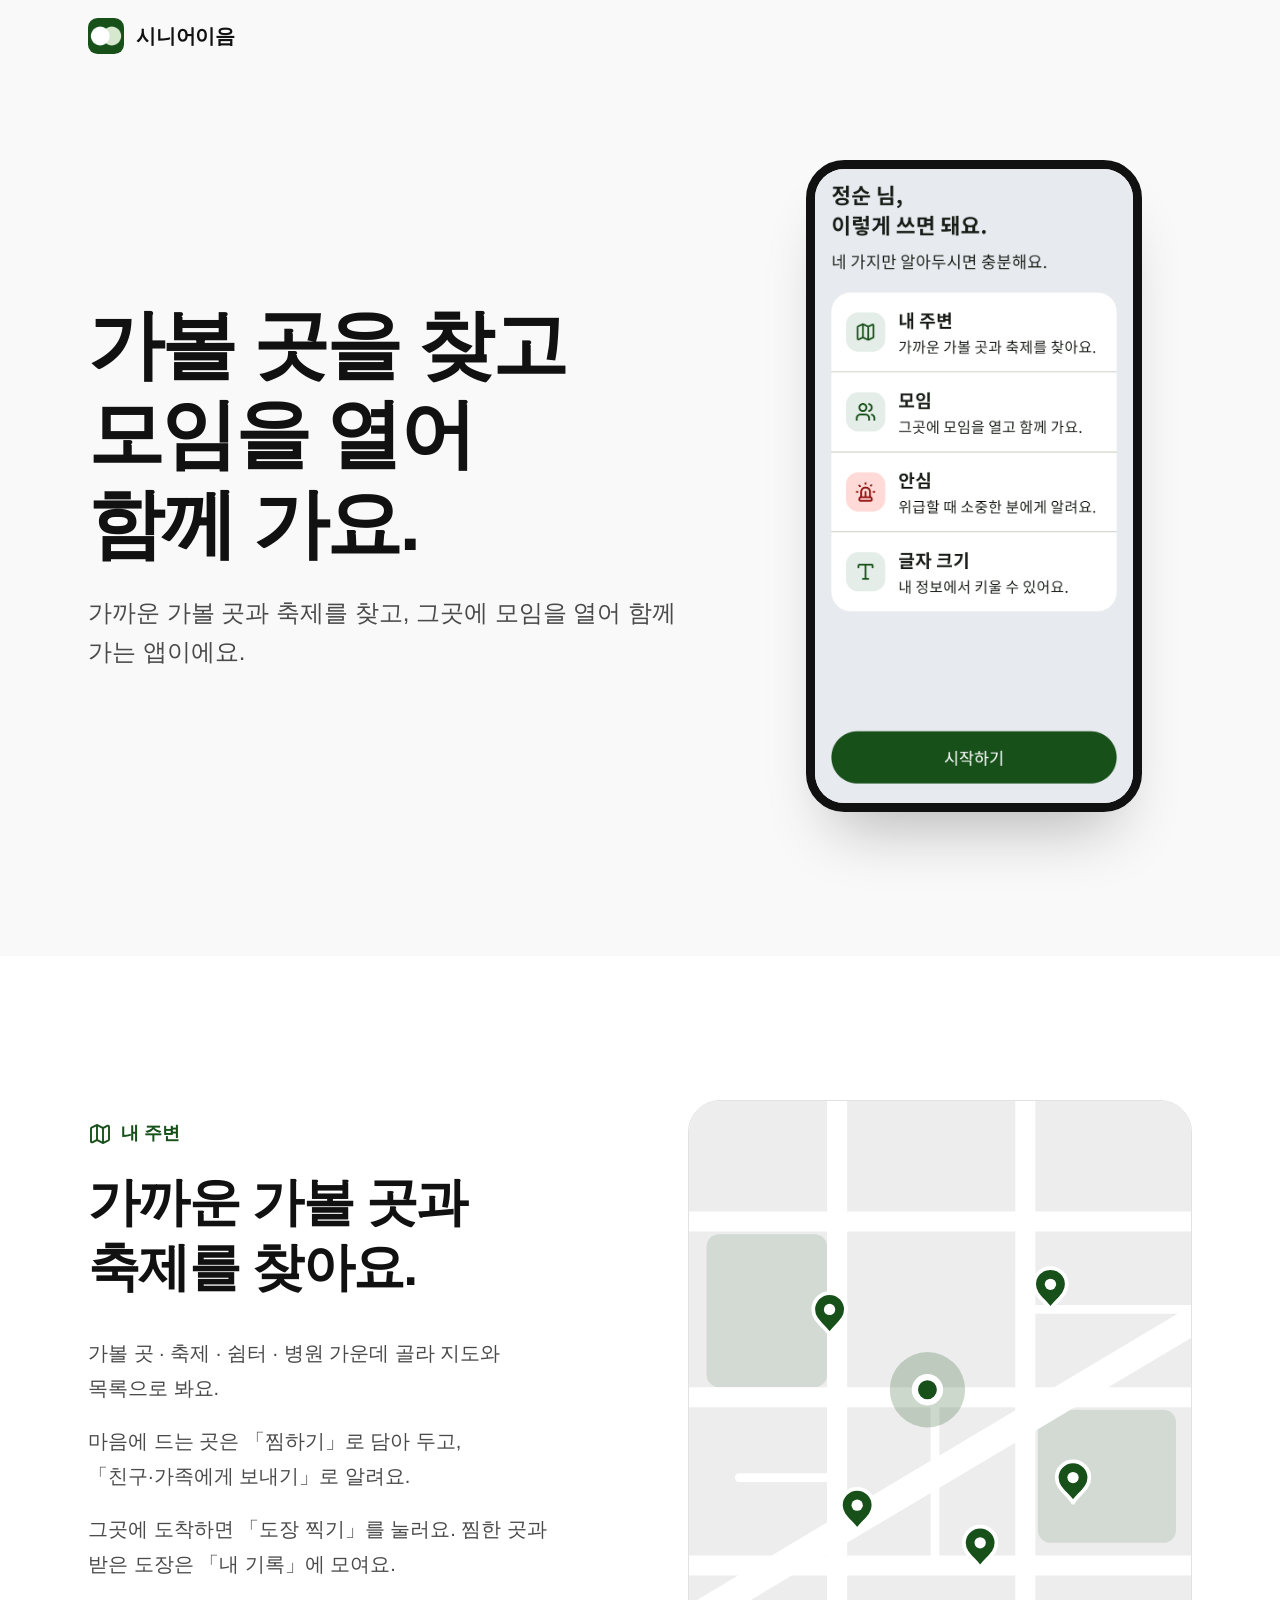
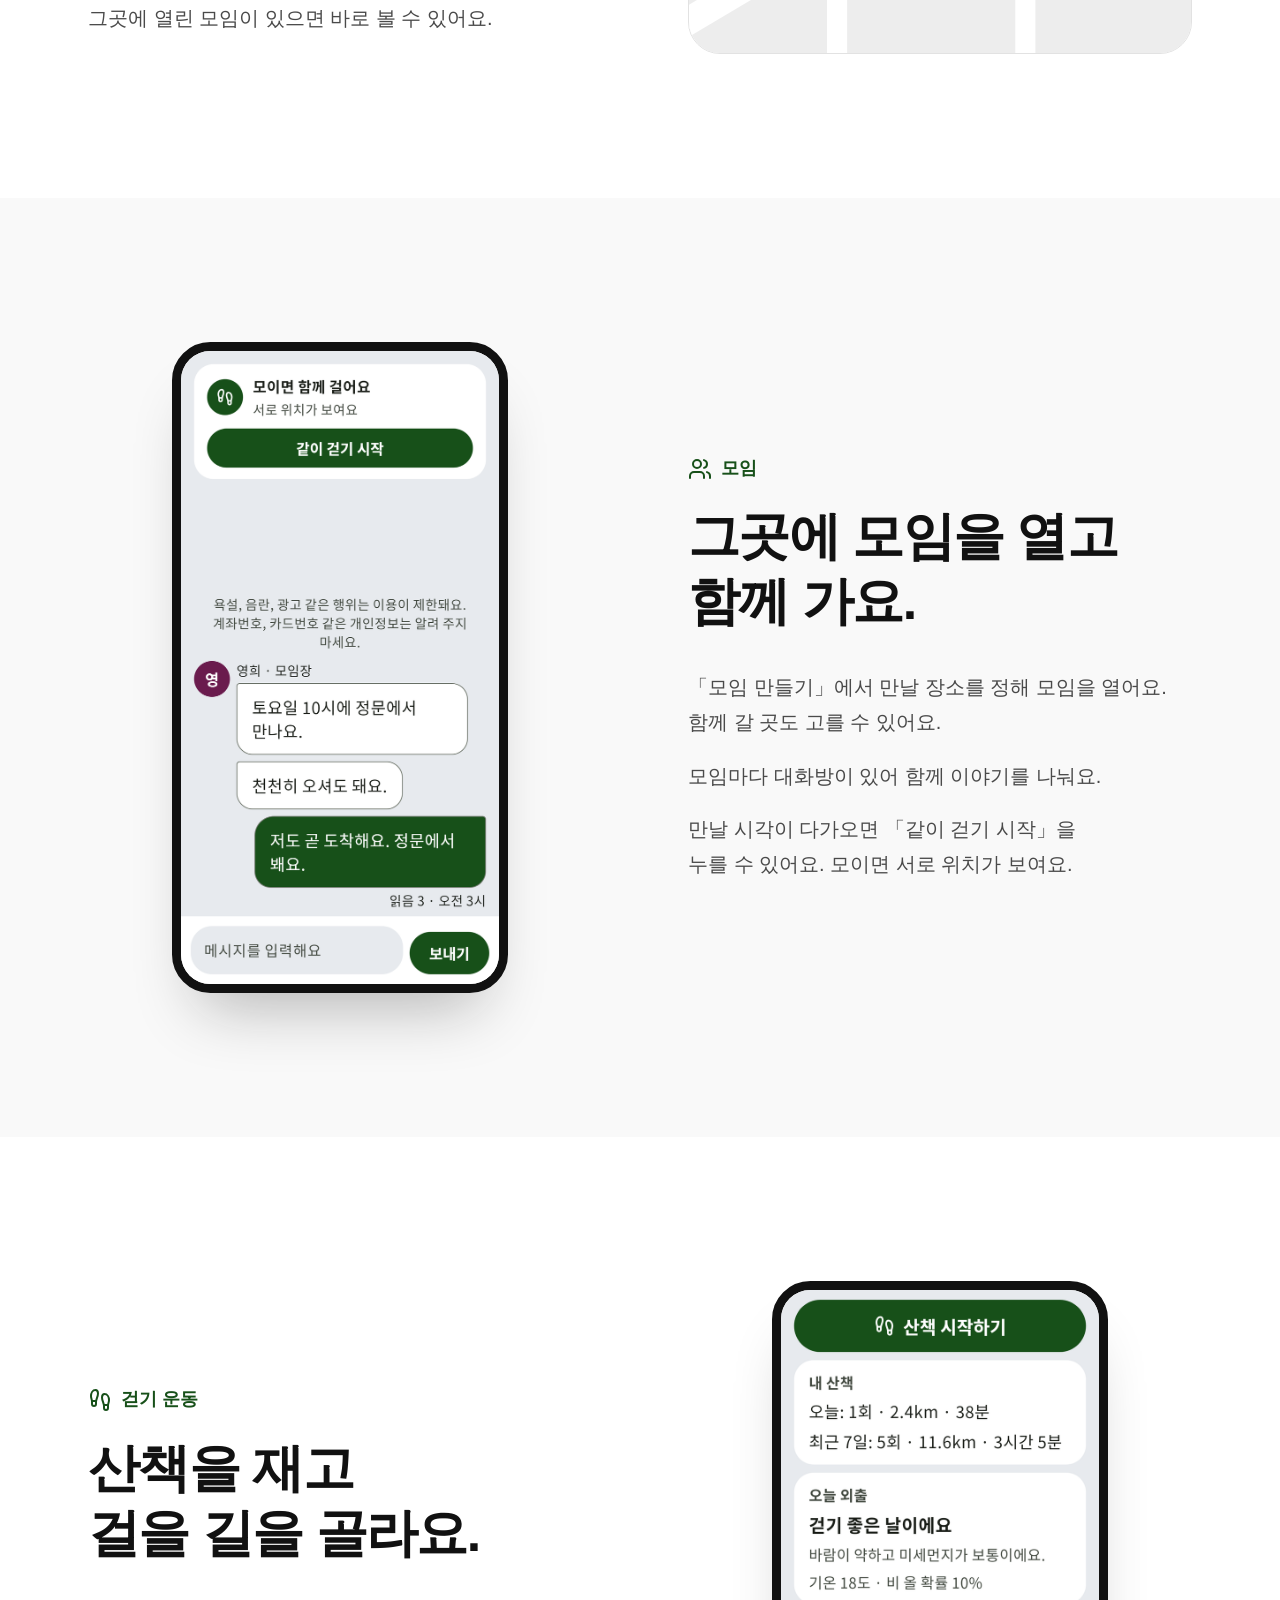
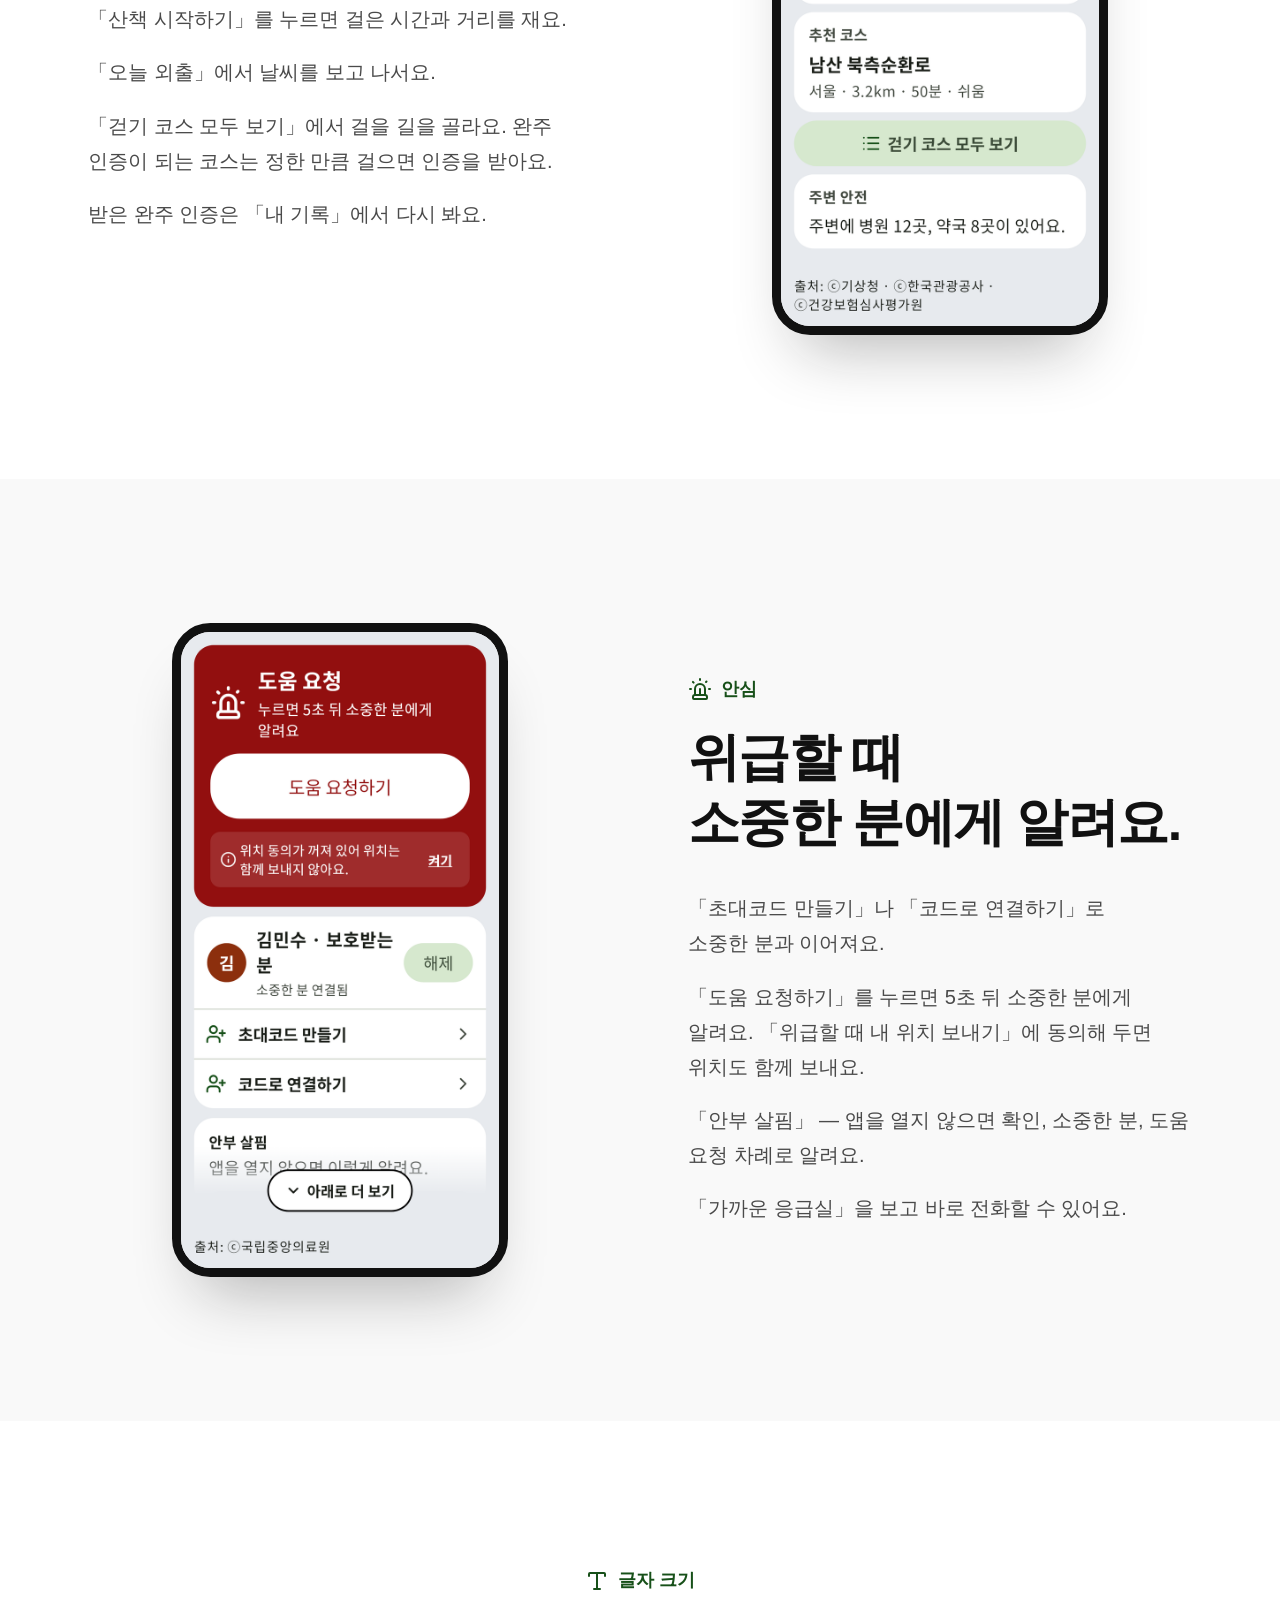
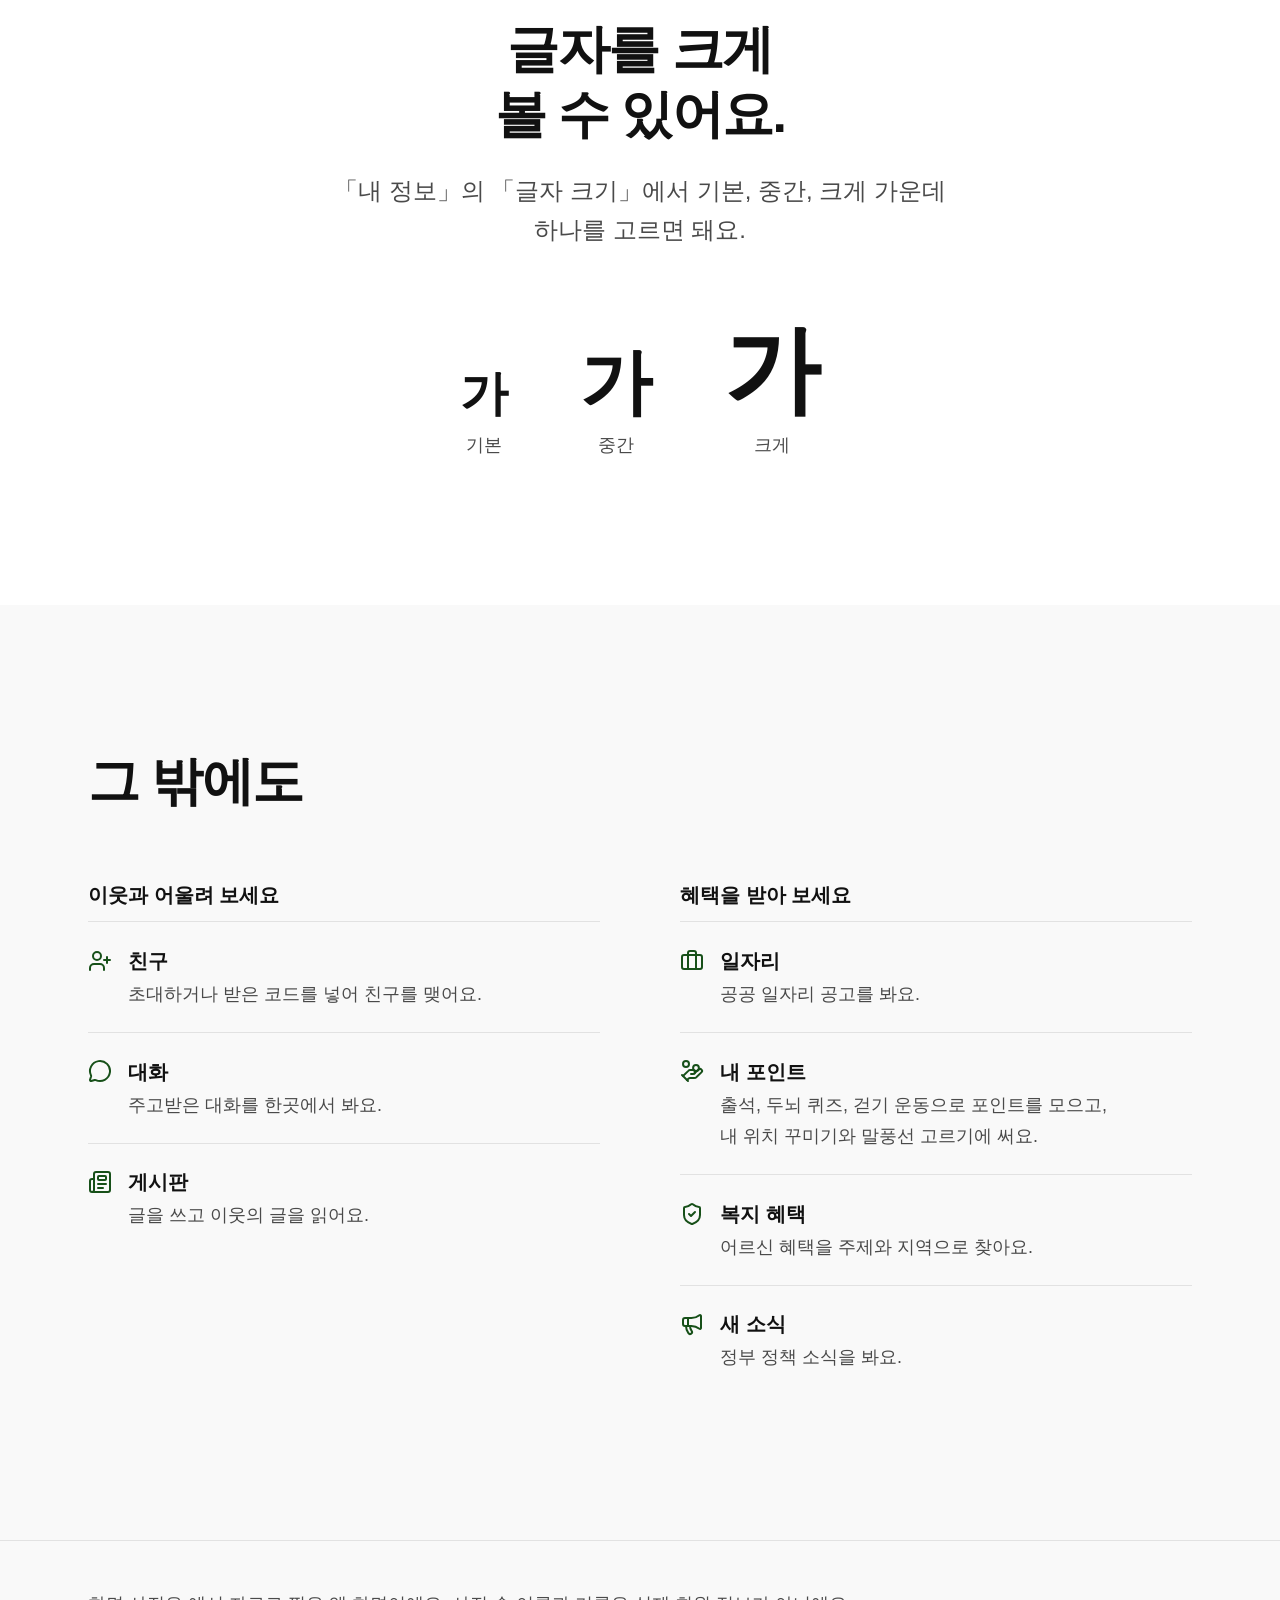
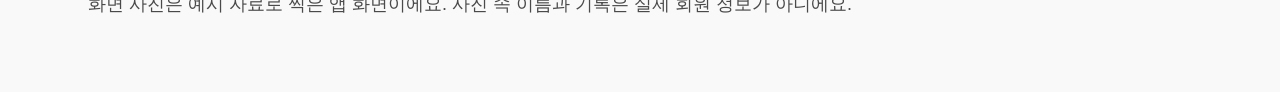
<file: index.html>
<!doctype html>
<html lang="ko">
<head>
<meta charset="utf-8">
<meta name="viewport" content="width=device-width, initial-scale=1">
<title>시니어이음 — 가볼 곳을 찾고 모임을 열어 함께 가요</title>
<meta name="description" content="시니어이음은 가까운 가볼 곳과 축제를 찾고, 그곳에 모임을 열어 함께 가는 앱이에요. 걷기 운동을 챙기고, 위급할 때는 소중한 분에게 알려요.">
<meta name="theme-color" content="#f9f9f9" media="(prefers-color-scheme: light)">
<meta name="theme-color" content="#111111" media="(prefers-color-scheme: dark)">
<meta property="og:type" content="website">
<meta property="og:title" content="시니어이음">
<meta property="og:description" content="가볼 곳을 찾고 모임을 열어 함께 가요.">
<meta property="og:url" content="https://senior-ieum.co.kr/">
<meta property="og:image" content="https://senior-ieum.co.kr/assets/icon-512.png">
<link rel="icon" type="image/png" href="assets/icon-192.png">
<link rel="apple-touch-icon" href="assets/icon-192.png">
<link rel="stylesheet" href="home.css">
</head>
<body>

<!-- 아이콘: lucide-static v1.39.0 (ISC · 일부는 Feather 유래 MIT) — 앱(seniorhub-app assets/lucide/)이 쓰는 것과 같은 그림.
     저작권·허가 고지 원문: licenses/lucide-static-1.39.0-LICENSE.txt -->
<svg width="0" height="0" style="position:absolute" aria-hidden="true" focusable="false">
  <defs>
    <symbol id="i-map" viewBox="0 0 24 24" fill="none" stroke="currentColor" stroke-width="1.9" stroke-linecap="round" stroke-linejoin="round">
      <path d="M14.106 5.553a2 2 0 0 0 1.788 0l3.659-1.83A1 1 0 0 1 21 4.619v12.764a1 1 0 0 1-.553.894l-4.553 2.277a2 2 0 0 1-1.788 0l-4.212-2.106a2 2 0 0 0-1.788 0l-3.659 1.83A1 1 0 0 1 3 19.381V6.618a1 1 0 0 1 .553-.894l4.553-2.277a2 2 0 0 1 1.788 0z"/><path d="M15 5.764v15"/><path d="M9 3.236v15"/>
    </symbol>
    <symbol id="i-users" viewBox="0 0 24 24" fill="none" stroke="currentColor" stroke-width="2" stroke-linecap="round" stroke-linejoin="round">
      <path d="M16 21v-2a4 4 0 0 0-4-4H6a4 4 0 0 0-4 4v2"/><path d="M16 3.128a4 4 0 0 1 0 7.744"/><path d="M22 21v-2a4 4 0 0 0-3-3.87"/><circle cx="9" cy="7" r="4"/>
    </symbol>
    <symbol id="i-footprints" viewBox="0 0 24 24" fill="none" stroke="currentColor" stroke-width="2" stroke-linecap="round" stroke-linejoin="round">
      <path d="M4 16v-2.38C4 11.5 2.97 10.5 3 8c.03-2.72 1.49-6 4.5-6C9.37 2 10 3.8 10 5.5c0 3.11-2 5.66-2 8.68V16a2 2 0 1 1-4 0Z"/><path d="M20 20v-2.38c0-2.12 1.03-3.12 1-5.62-.03-2.72-1.49-6-4.5-6C14.63 6 14 7.8 14 9.5c0 3.11 2 5.66 2 8.68V20a2 2 0 1 0 4 0Z"/><path d="M16 17h4"/><path d="M4 13h4"/>
    </symbol>
    <symbol id="i-siren" viewBox="0 0 24 24" fill="none" stroke="currentColor" stroke-width="2" stroke-linecap="round" stroke-linejoin="round">
      <path d="M7 18v-6a5 5 0 1 1 10 0v6"/><path d="M5 21a1 1 0 0 0 1 1h12a1 1 0 0 0 1-1v-1a2 2 0 0 0-2-2H7a2 2 0 0 0-2 2z"/><path d="M21 12h1"/><path d="M18.5 4.5 18 5"/><path d="M2 12h1"/><path d="M12 2v1"/><path d="m4.929 4.929.707.707"/><path d="M12 12v6"/>
    </symbol>
    <symbol id="i-user-plus" viewBox="0 0 24 24" fill="none" stroke="currentColor" stroke-width="2" stroke-linecap="round" stroke-linejoin="round">
      <path d="M16 21v-2a4 4 0 0 0-4-4H6a4 4 0 0 0-4 4v2"/><circle cx="9" cy="7" r="4"/><line x1="19" x2="19" y1="8" y2="14"/><line x1="22" x2="16" y1="11" y2="11"/>
    </symbol>
    <symbol id="i-message-circle" viewBox="0 0 24 24" fill="none" stroke="currentColor" stroke-width="2" stroke-linecap="round" stroke-linejoin="round">
      <path d="M2.992 16.342a2 2 0 0 1 .094 1.167l-1.065 3.29a1 1 0 0 0 1.236 1.168l3.413-.998a2 2 0 0 1 1.099.092 10 10 0 1 0-4.777-4.719"/>
    </symbol>
    <symbol id="i-newspaper" viewBox="0 0 24 24" fill="none" stroke="currentColor" stroke-width="2" stroke-linecap="round" stroke-linejoin="round">
      <path d="M15 18h-5"/><path d="M18 14h-8"/><path d="M4 22h16a2 2 0 0 0 2-2V4a2 2 0 0 0-2-2H8a2 2 0 0 0-2 2v16a2 2 0 0 1-4 0v-9a2 2 0 0 1 2-2h2"/><rect width="8" height="4" x="10" y="6" rx="1"/>
    </symbol>
    <symbol id="i-briefcase" viewBox="0 0 24 24" fill="none" stroke="currentColor" stroke-width="2" stroke-linecap="round" stroke-linejoin="round">
      <path d="M16 20V4a2 2 0 0 0-2-2h-4a2 2 0 0 0-2 2v16"/><rect width="20" height="14" x="2" y="6" rx="2"/>
    </symbol>
    <symbol id="i-hand-coins" viewBox="0 0 24 24" fill="none" stroke="currentColor" stroke-width="2" stroke-linecap="round" stroke-linejoin="round">
      <path d="M11 15h2a2 2 0 1 0 0-4h-3c-.6 0-1.1.2-1.4.6L3 17"/><path d="m7 21 1.6-1.4c.3-.4.8-.6 1.4-.6h4c1.1 0 2.1-.4 2.8-1.2l4.6-4.4a2 2 0 0 0-2.75-2.91l-4.2 3.9"/><path d="m2 16 6 6"/><circle cx="16" cy="9" r="2.9"/><circle cx="6" cy="5" r="3"/>
    </symbol>
    <symbol id="i-shield-check" viewBox="0 0 24 24" fill="none" stroke="currentColor" stroke-width="2" stroke-linecap="round" stroke-linejoin="round">
      <path d="M20 13c0 5-3.5 7.5-7.66 8.95a1 1 0 0 1-.67-.01C7.5 20.5 4 18 4 13V6a1 1 0 0 1 1-1c2 0 4.5-1.2 6.24-2.72a1.17 1.17 0 0 1 1.52 0C14.51 3.81 17 5 19 5a1 1 0 0 1 1 1z"/><path d="m9 12 2 2 4-4"/>
    </symbol>
    <symbol id="i-megaphone" viewBox="0 0 24 24" fill="none" stroke="currentColor" stroke-width="2" stroke-linecap="round" stroke-linejoin="round">
      <path d="M11 6a13 13 0 0 0 8.4-2.8A1 1 0 0 1 21 4v12a1 1 0 0 1-1.6.8A13 13 0 0 0 11 14H5a2 2 0 0 1-2-2V8a2 2 0 0 1 2-2z"/><path d="M6 14a12 12 0 0 0 2.4 7.2 2 2 0 0 0 3.2-2.4A8 8 0 0 1 10 14"/><path d="M8 6v8"/>
    </symbol>
    <symbol id="i-type" viewBox="0 0 24 24" fill="none" stroke="currentColor" stroke-width="2" stroke-linecap="round" stroke-linejoin="round">
      <path d="M12 4v16"/><path d="M4 7V5a1 1 0 0 1 1-1h14a1 1 0 0 1 1 1v2"/><path d="M9 20h6"/>
    </symbol>
  </defs>
</svg>

<header class="top">
  <div class="wrap">
    <img src="assets/icon-192.png" alt="" width="36" height="36">
    <span class="name">시니어이음</span>
  </div>
</header>

<main>

<!-- 첫 화면 — 제목은 앱 첫 화면 원문(home_screen.dart), 소개 한 문장은 시작 안내 원문 둘을 이은 말 -->
<section class="hero">
  <div class="wrap">
    <div>
      <h1>가볼 곳을 찾고<br>모임을 열어<br>함께 가요.</h1>
      <p class="lead">가까운 가볼 곳과 축제를 찾고, 그곳에 모임을 열어 함께 가는 앱이에요.</p>
    </div>
    <figure class="phone">
      <img src="assets/screens/welcome.png" width="720" height="1435"
        alt="앱 시작 안내 화면. 「이렇게 쓰면 돼요. 네 가지만 알아두시면 충분해요.」 아래에 내 주변, 모임, 안심, 글자 크기가 차례로 적혀 있다.">
    </figure>
  </div>
</section>

<!-- 내 주변 — 앱 골든은 지도 바탕이 비어 있어 화면 사진 대신 직접 그린 지도 그림을 쓴다 -->
<section class="feature tone" aria-labelledby="k-near s-near">
  <div class="wrap">
    <div>
      <p class="kicker" id="k-near"><svg aria-hidden="true"><use href="#i-map"/></svg>내 주변</p>
      <h2 id="s-near">가까운 가볼 곳과<br>축제를 찾아요.</h2>
      <ul class="lines">
        <li>가볼 곳 · 축제 · 쉼터 · 병원 가운데 골라 지도와 목록으로 봐요.</li>
        <li>마음에 드는 곳은 「찜하기」⁠로 담아 두고, <span class="q">「친구·가족에게 보내기」</span>⁠로 알려요.</li>
        <li>그곳에 도착하면 <span class="q">「도장 찍기」</span>⁠를 눌러요. 찜한 곳과 받은 도장은 <span class="q">「내 기록」</span>⁠에 모여요.</li>
        <li>그곳에 열린 모임이 있으면 바로 <span class="nb">볼 수 있어요.</span></li>
      </ul>
    </div>
    <!-- 지도 그림 — 앱 화면 사진이 아니라 직접 그린 그림이다. 앱 지도처럼 내 위치 점과 고른 종류의 핀만 둔다.
         핀은 앱 낱개 핀(map_marker.dart)처럼 물방울 모양이되 안의 그림은 그리지 않는다 — 둥근 내 위치 점과 모양으로 갈린다
         (글자 라벨은 좁은 폭·큰 글자에서 겹치고 잘려 뺐다 · 반경 원은 앱 지도에 없어 그리지 않는다) -->
    <figure class="map" role="img" aria-label="종류를 하나 고르면 내 위치 둘레에 그 종류의 곳들이 핀으로 뜨는 모습을 그린 그림">
      <svg viewBox="0 0 400 440" aria-hidden="true" focusable="false">
        <rect class="m-bg" width="400" height="440"/>
        <rect class="m-park" x="14" y="106" width="96" height="122" rx="10"/>
        <rect class="m-park" x="278" y="246" width="110" height="106" rx="10"/>
        <g class="m-road">
          <path d="M0 96H400M0 236H400M0 370H400M118 0V440M268 0V440"/>
          <path class="m-wide" d="M-10 420L410 170"/>
          <path class="m-lane" d="M196 236V370M268 166H400M40 300H118"/>
        </g>
        <circle class="m-halo" cx="190" cy="230" r="30"/>
        <circle class="m-me" cx="190" cy="230" r="10"/>
        <g class="m-pin" transform="translate(112 186)"><path d="M0 0C-4-7-13-11-13-20A13 13 0 1 1 13-20C13-11 4-7 0 0Z"/><circle cx="0" cy="-20" r="4.5"/></g>
        <g class="m-pin" transform="translate(288 166)"><path d="M0 0C-4-7-13-11-13-20A13 13 0 1 1 13-20C13-11 4-7 0 0Z"/><circle cx="0" cy="-20" r="4.5"/></g>
        <g class="m-pin" transform="translate(306 320)"><path d="M0 0C-4-7-13-11-13-20A13 13 0 1 1 13-20C13-11 4-7 0 0Z"/><circle cx="0" cy="-20" r="4.5"/></g>
        <g class="m-pin" transform="translate(134 342)"><path d="M0 0C-4-7-13-11-13-20A13 13 0 1 1 13-20C13-11 4-7 0 0Z"/><circle cx="0" cy="-20" r="4.5"/></g>
        <g class="m-pin" transform="translate(232 372)"><path d="M0 0C-4-7-13-11-13-20A13 13 0 1 1 13-20C13-11 4-7 0 0Z"/><circle cx="0" cy="-20" r="4.5"/></g>
      </svg>
    </figure>
  </div>
</section>

<section class="feature flip" aria-labelledby="k-gather s-gather">
  <div class="wrap">
    <div>
      <p class="kicker" id="k-gather"><svg aria-hidden="true"><use href="#i-users"/></svg>모임</p>
      <h2 id="s-gather">그곳에 모임을 열고<br>함께 가요.</h2>
      <ul class="lines">
        <li><span class="q">「모임 만들기」</span>⁠에서 만날 장소를 정해 모임을 열어요. 함께 갈 곳도 <span class="nb">고를 수 있어요.</span></li>
        <li>모임마다 대화방이 있어 함께 이야기를 나눠요.</li>
        <li>만날 시각이 다가오면 <span class="q">「같이 걷기 시작」</span>⁠을 <span class="nb">누를 수 있어요.</span> 모이면 서로 위치가 보여요.</li>
      </ul>
    </div>
    <figure class="phone">
      <img src="assets/screens/gathering.png" width="720" height="1433" loading="lazy"
        alt="모임 대화방 화면. 위에 「모이면 함께 걸어요, 서로 위치가 보여요」 카드와 「같이 걷기 시작」 단추가 있고, 아래에 모임 사람들이 나눈 말이 보인다.">
    </figure>
  </div>
</section>

<section class="feature tone" aria-labelledby="k-walk s-walk">
  <div class="wrap">
    <div>
      <p class="kicker" id="k-walk"><svg aria-hidden="true"><use href="#i-footprints"/></svg>걷기 운동</p>
      <h2 id="s-walk">산책을 재고<br>걸을 길을 골라요.</h2>
      <ul class="lines">
        <li><span class="q">「산책 시작하기」</span>⁠를 누르면 걸은 시간과 거리를 재요.</li>
        <li><span class="q">「오늘 외출」</span>⁠에서 날씨를 보고 나서요.</li>
        <li>「걷기 코스 모두 보기」⁠에서 걸을 길을 골라요. 완주 인증이 되는 코스는 정한 만큼 걸으면 인증을 받아요.</li>
        <li>받은 완주 인증은 <span class="q">「내 기록」</span>⁠에서 다시 봐요.</li>
      </ul>
    </div>
    <figure class="phone">
      <img src="assets/screens/walk.png" width="720" height="1440" loading="lazy"
        alt="걷기 운동 화면. 「산책 시작하기」 단추 아래에 내 산책, 오늘 외출, 추천 코스, 주변 안전 칸이 있다.">
    </figure>
  </div>
</section>

<section class="feature flip" aria-labelledby="k-care s-care">
  <div class="wrap">
    <div>
      <p class="kicker" id="k-care"><svg aria-hidden="true"><use href="#i-siren"/></svg>안심</p>
      <h2 id="s-care">위급할 때<br>소중한 분에게 알려요.</h2>
      <ul class="lines">
        <li><span class="q">「초대코드 만들기」</span>⁠나 <span class="q">「코드로 연결하기」</span>⁠로 소중한 분과 이어져요.</li>
        <li><span class="q">「도움 요청하기」</span>⁠를 누르면 5초 뒤 소중한 분에게 알려요. 「위급할 때 내 위치 보내기」⁠에 동의해 두면 위치도 함께 보내요.</li>
        <li><span class="q">「안부 살핌」</span> — 앱을 열지 않으면 확인, 소중한 분, 도움 요청 차례로 알려요.</li>
        <li><span class="q">「가까운 응급실」</span>⁠을 보고 바로 <span class="nb">전화할 수 있어요.</span></li>
      </ul>
    </div>
    <figure class="phone">
      <img src="assets/screens/care.png" width="720" height="1440" loading="lazy"
        alt="안심 화면. 빨간 「도움 요청」 카드에 「누르면 5초 뒤 소중한 분에게 알려요」와 「도움 요청하기」 단추가 있고, 아래에 연결된 소중한 분과 초대코드 만들기, 코드로 연결하기가 있다.">
    </figure>
  </div>
</section>

<!-- 글자 크기 — 앱 lib/core/settings/text_size.dart의 세 단계(기본 1.0 · 중간 1.5 · 크게 2.0)를 같은 배율로 보인다 -->
<section class="stage tone" aria-labelledby="k-text s-text">
  <div class="wrap">
    <p class="kicker" id="k-text"><svg aria-hidden="true"><use href="#i-type"/></svg>글자 크기</p>
    <h2 id="s-text">글자를 크게<br>볼 수 있어요.</h2>
    <p class="lead"><span class="q">「내 정보」</span>⁠의 <span class="q">「글자 크기」</span>⁠에서 기본, 중간, 크게 가운데 하나를 고르면 돼요.</p>
    <div class="scale" aria-hidden="true">
      <figure><span style="--f: 1">가</span><figcaption>기본</figcaption></figure>
      <figure><span style="--f: 1.5">가</span><figcaption>중간</figcaption></figure>
      <figure><span style="--f: 2">가</span><figcaption>크게</figcaption></figure>
    </div>
  </div>
</section>

<!-- 그 밖에도 — 앱 홈의 나머지 두 묶음(이름도 홈 그대로) -->
<section class="more" aria-labelledby="s-more">
  <div class="wrap">
    <h2 id="s-more">그 밖에도</h2>
    <div class="cols">
      <div>
        <h3>이웃과 어울려 보세요</h3>
        <ul class="rows">
          <li><svg aria-hidden="true"><use href="#i-user-plus"/></svg>
            <div><strong>친구</strong><span class="t">초대하거나 받은 코드를 넣어 친구를 맺어요.</span></div></li>
          <li><svg aria-hidden="true"><use href="#i-message-circle"/></svg>
            <div><strong>대화</strong><span class="t">주고받은 대화를 한곳에서 봐요.</span></div></li>
          <li><svg aria-hidden="true"><use href="#i-newspaper"/></svg>
            <div><strong>게시판</strong><span class="t">글을 쓰고 이웃의 글을 읽어요.</span></div></li>
        </ul>
      </div>
      <div>
        <h3>혜택을 받아 보세요</h3>
        <ul class="rows">
          <li><svg aria-hidden="true"><use href="#i-briefcase"/></svg>
            <div><strong>일자리</strong><span class="t">공공 일자리 공고를 봐요.</span></div></li>
          <li><svg aria-hidden="true"><use href="#i-hand-coins"/></svg>
            <div><strong>내 포인트</strong><span class="t"><span class="nb">출석,</span> <span class="nb">두뇌 퀴즈,</span> <span class="nb">걷기 운동으로</span> 포인트를 모으고, <span class="nb">내 위치 꾸미기와</span> <span class="nb">말풍선 고르기에</span> 써요.</span></div></li>
          <li><svg aria-hidden="true"><use href="#i-shield-check"/></svg>
            <div><strong>복지 혜택</strong><span class="t">어르신 혜택을 주제와 지역으로 찾아요.</span></div></li>
          <li><svg aria-hidden="true"><use href="#i-megaphone"/></svg>
            <div><strong>새 소식</strong><span class="t">정부 정책 소식을 봐요.</span></div></li>
        </ul>
      </div>
    </div>
  </div>
</section>

</main>

<footer class="foot">
  <div class="wrap">
    <p>화면 사진은 예시 자료로 찍은 앱 화면이에요. 사진 속 이름과 기록은 실제 회원 정보가 아니에요.</p>
  </div>
</footer>

</body>
</html>
</file>
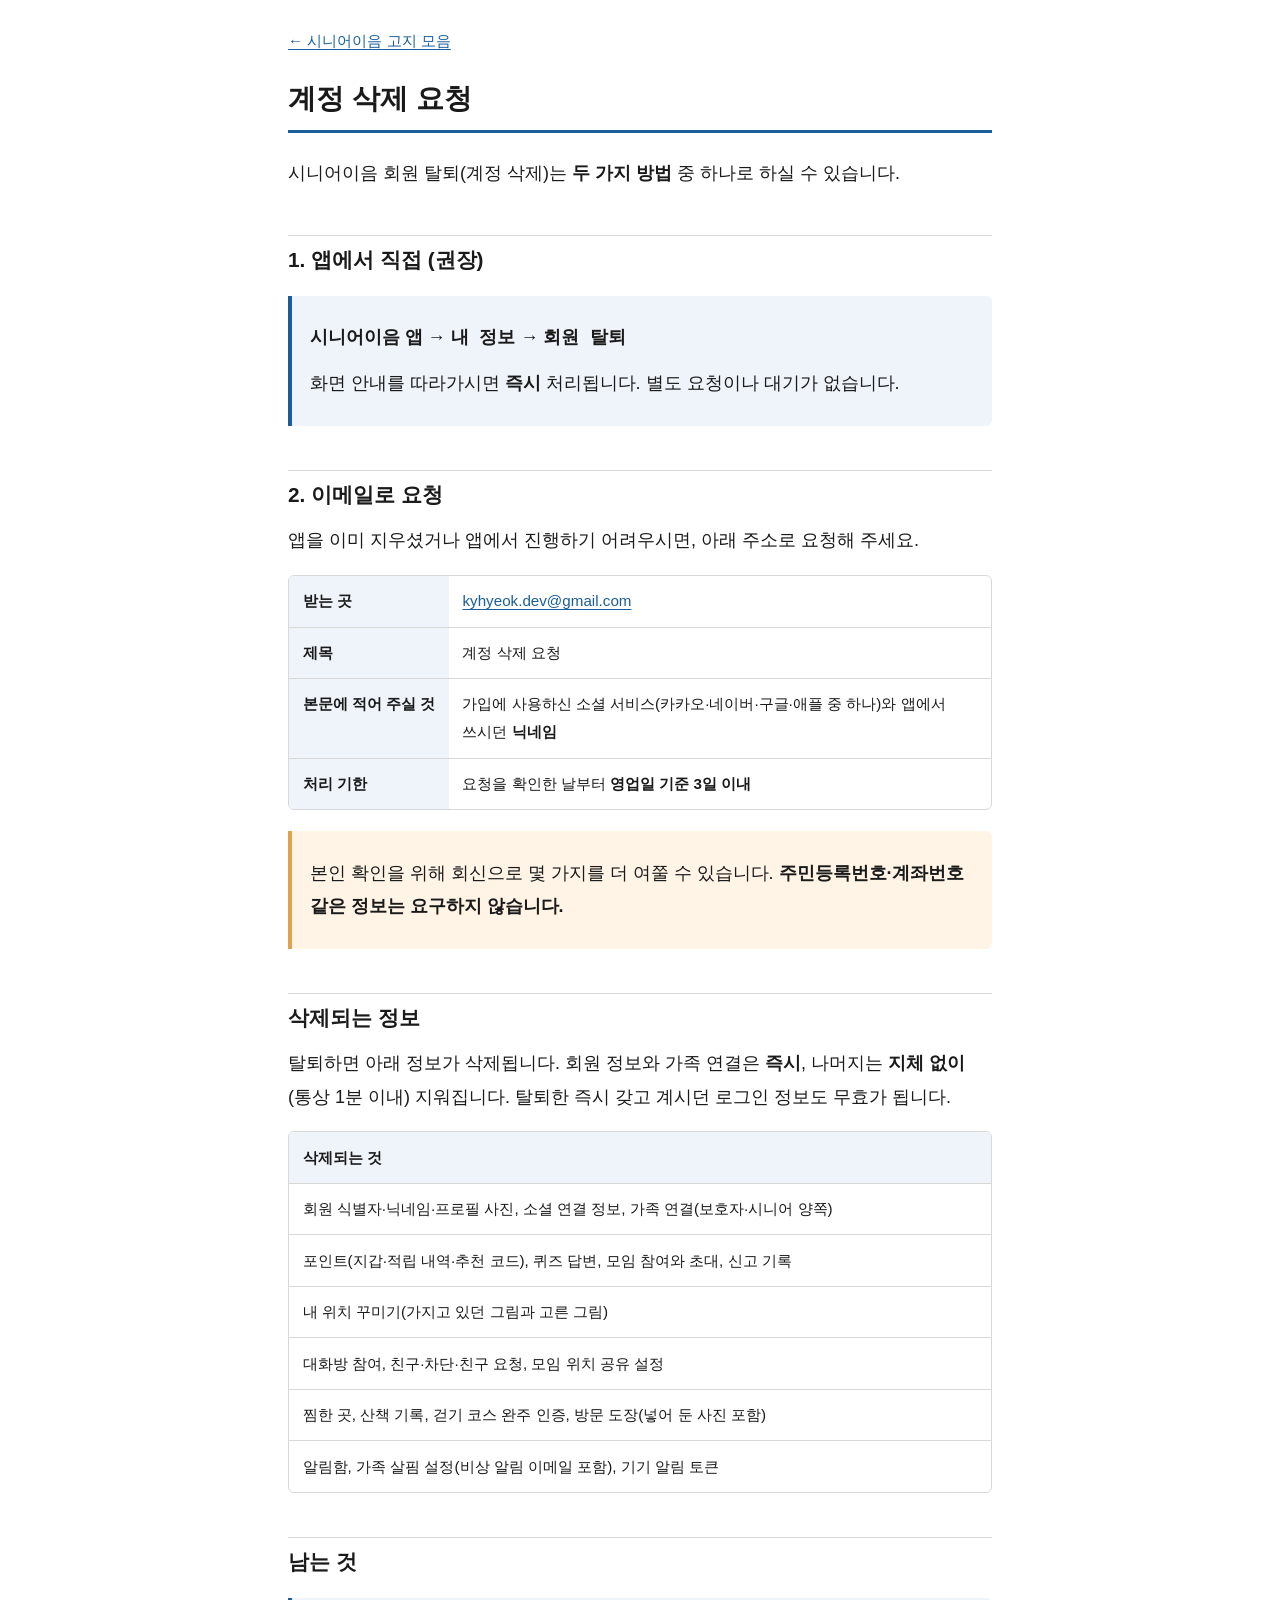
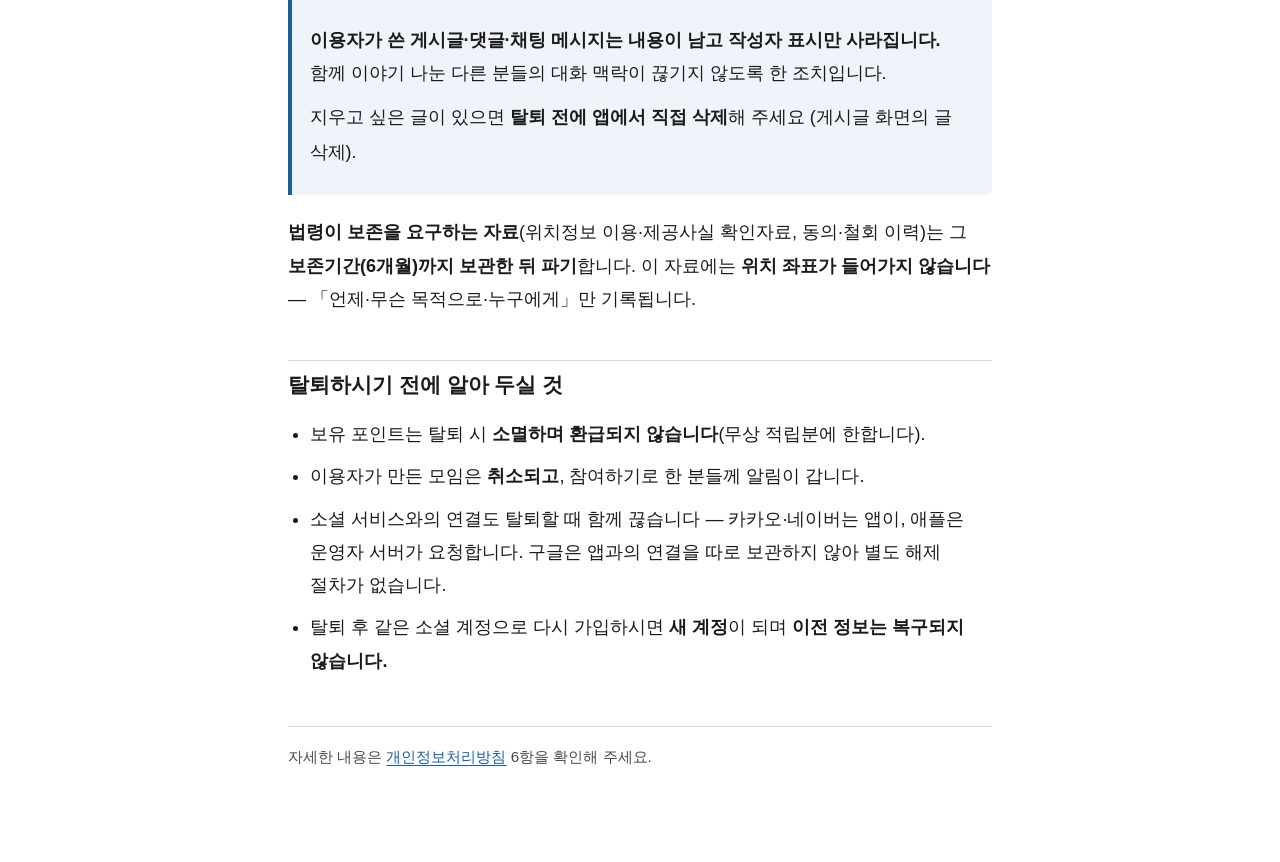
<file: account-deletion/index.html>
<!doctype html>
<html lang="ko">
<head>
<meta charset="utf-8">
<meta name="viewport" content="width=device-width, initial-scale=1">
<title>계정 삭제 요청 — 시니어이음</title>
<meta name="description" content="시니어이음 계정(회원) 삭제 요청 방법과 삭제되는 정보 안내">
<link rel="stylesheet" href="../style.css">
</head>
<body>
<main>
<a class="back" href="../">← 시니어이음 고지 모음</a>

<h1>계정 삭제 요청</h1>

<p>시니어이음 회원 탈퇴(계정 삭제)는 <strong>두 가지 방법</strong> 중 하나로 하실 수 있습니다.</p>

<h2>1. 앱에서 직접 (권장)</h2>

<div class="note">
<p><strong>시니어이음 앱 → <code>내 정보</code> → <code>회원 탈퇴</code></strong></p>
<p>화면 안내를 따라가시면 <strong>즉시</strong> 처리됩니다. 별도 요청이나 대기가 없습니다.</p>
</div>

<h2>2. 이메일로 요청</h2>

<p>앱을 이미 지우셨거나 앱에서 진행하기 어려우시면, 아래 주소로 요청해 주세요.</p>

<div class="table-wrap">
<table>
<tbody>
<tr><th>받는 곳</th><td><a href="mailto:kyhyeok.dev@gmail.com">kyhyeok.dev@gmail.com</a></td></tr>
<tr><th>제목</th><td>계정 삭제 요청</td></tr>
<tr><th>본문에 적어 주실 것</th><td>가입에 사용하신 소셜 서비스(카카오·네이버·구글·애플 중 하나)와 앱에서 쓰시던 <strong>닉네임</strong></td></tr>
<tr><th>처리 기한</th><td>요청을 확인한 날부터 <strong>영업일 기준 3일 이내</strong></td></tr>
</tbody>
</table>
</div>

<div class="callout">
<p>본인 확인을 위해 회신으로 몇 가지를 더 여쭐 수 있습니다.
<strong>주민등록번호·계좌번호 같은 정보는 요구하지 않습니다.</strong></p>
</div>

<h2>삭제되는 정보</h2>

<p>탈퇴하면 아래 정보가 삭제됩니다. 회원 정보와 가족 연결은 <strong>즉시</strong>,
나머지는 <strong>지체 없이</strong>(통상 1분 이내) 지워집니다.
탈퇴한 즉시 갖고 계시던 로그인 정보도 무효가 됩니다.</p>

<div class="table-wrap">
<table>
<thead><tr><th>삭제되는 것</th></tr></thead>
<tbody>
<tr><td>회원 식별자·닉네임·프로필 사진, 소셜 연결 정보, 가족 연결(보호자·시니어 양쪽)</td></tr>
<tr><td>포인트(지갑·적립 내역·추천 코드), 퀴즈 답변, 모임 참여와 초대, 신고 기록</td></tr>
<tr><td>내 위치 꾸미기(가지고 있던 그림과 고른 그림)</td></tr>
<tr><td>대화방 참여, 친구·차단·친구 요청, 모임 위치 공유 설정</td></tr>
<tr><td>찜한 곳, 산책 기록, 걷기 코스 완주 인증, 방문 도장(넣어 둔 사진 포함)</td></tr>
<tr><td>알림함, 가족 살핌 설정(비상 알림 이메일 포함), 기기 알림 토큰</td></tr>
</tbody>
</table>
</div>

<h2>남는 것</h2>

<div class="note">
<p><strong>이용자가 쓴 게시글·댓글·채팅 메시지는 내용이 남고 작성자 표시만 사라집니다.</strong>
함께 이야기 나눈 다른 분들의 대화 맥락이 끊기지 않도록 한 조치입니다.</p>
<p>지우고 싶은 글이 있으면 <strong>탈퇴 전에 앱에서 직접 삭제</strong>해 주세요
(게시글 화면의 <code>글 삭제</code>).</p>
</div>

<p><strong>법령이 보존을 요구하는 자료</strong>(위치정보 이용·제공사실 확인자료, 동의·철회 이력)는
그 <strong>보존기간(6개월)까지 보관한 뒤 파기</strong>합니다.
이 자료에는 <strong>위치 좌표가 들어가지 않습니다</strong> — 「언제·무슨 목적으로·누구에게」만 기록됩니다.</p>

<h2>탈퇴하시기 전에 알아 두실 것</h2>

<ul>
<li>보유 포인트는 탈퇴 시 <strong>소멸하며 환급되지 않습니다</strong>(무상 적립분에 한합니다).</li>
<li>이용자가 만든 모임은 <strong>취소되고</strong>, 참여하기로 한 분들께 알림이 갑니다.</li>
<li>소셜 서비스와의 연결도 탈퇴할 때 함께 끊습니다 — 카카오·네이버는 앱이, 애플은 운영자
서버가 요청합니다. 구글은 앱과의 연결을 따로 보관하지 않아 별도 해제 절차가 없습니다.</li>
<li>탈퇴 후 같은 소셜 계정으로 다시 가입하시면 <strong>새 계정</strong>이 되며
<strong>이전 정보는 복구되지 않습니다.</strong></li>
</ul>

<p class="updated">자세한 내용은 <a href="../privacy/">개인정보처리방침</a> 6항을 확인해 주세요.</p>

</main>
</body>
</html>
</file>
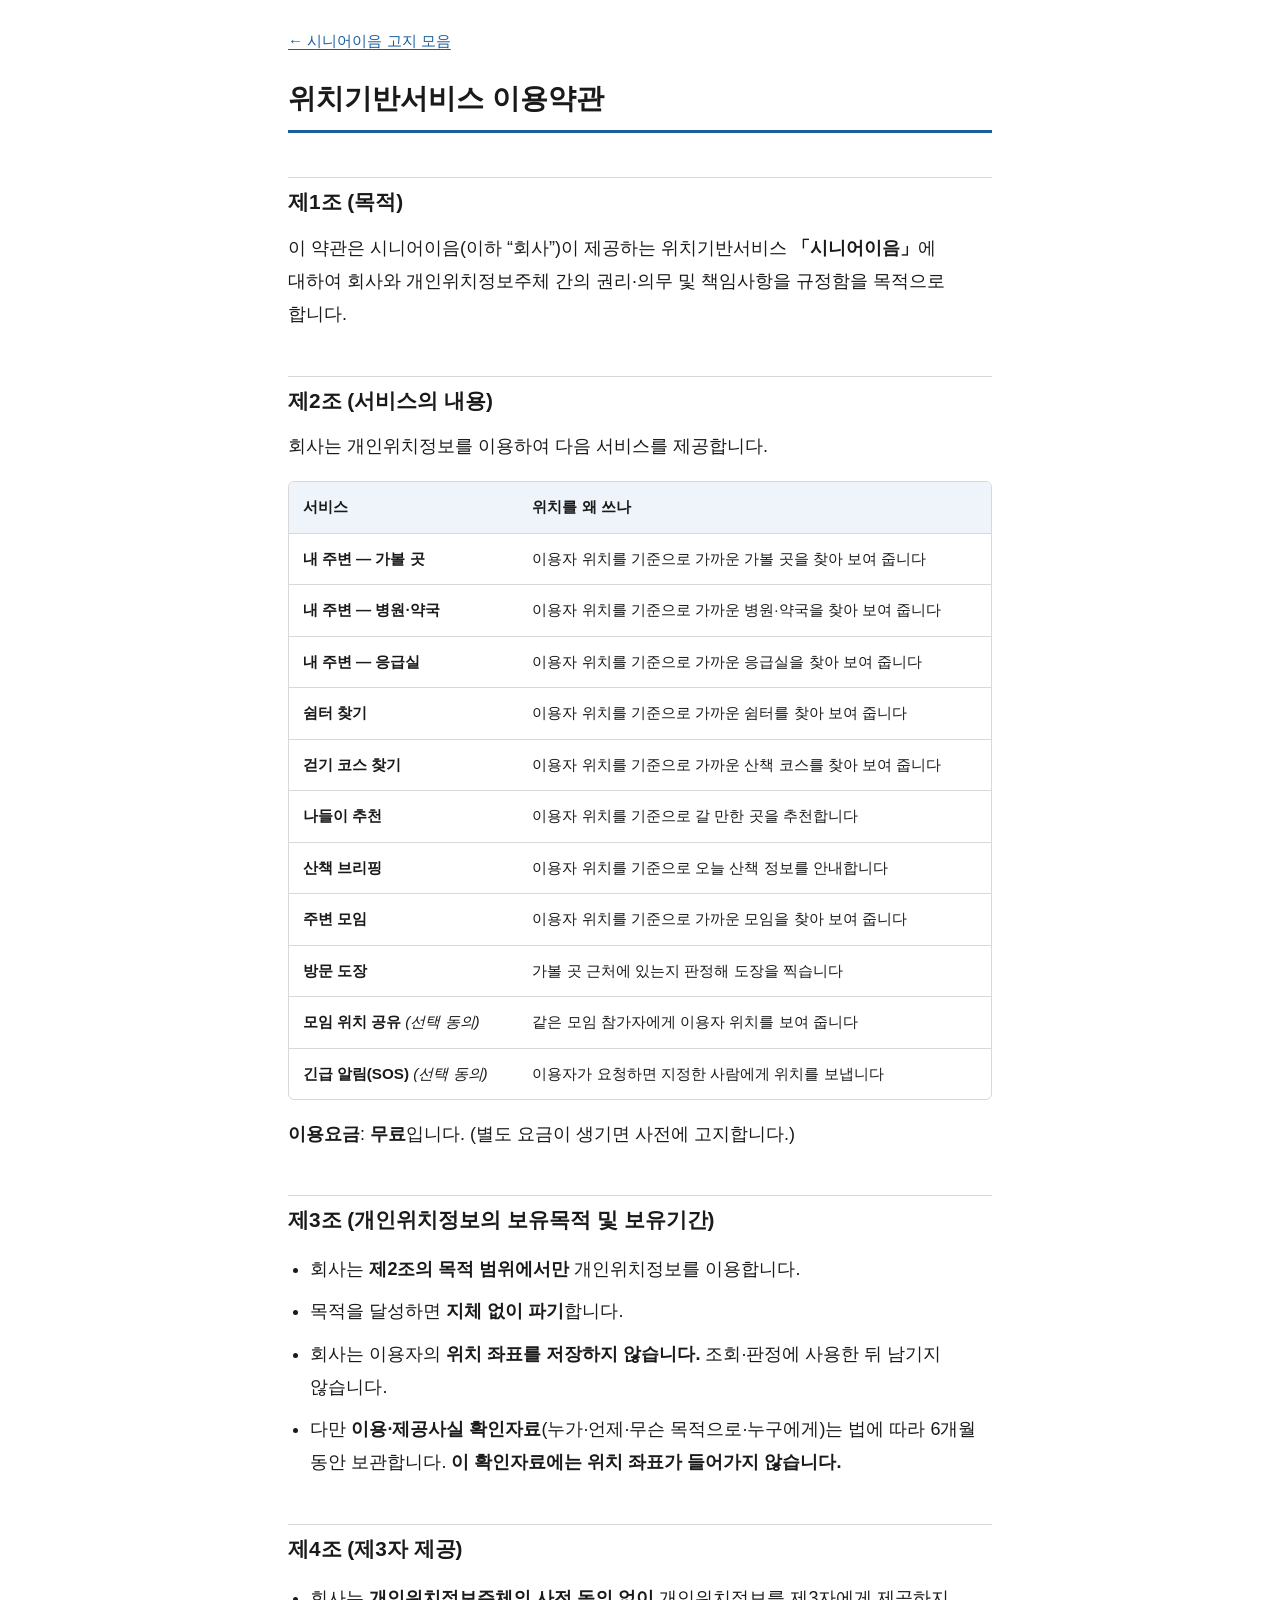
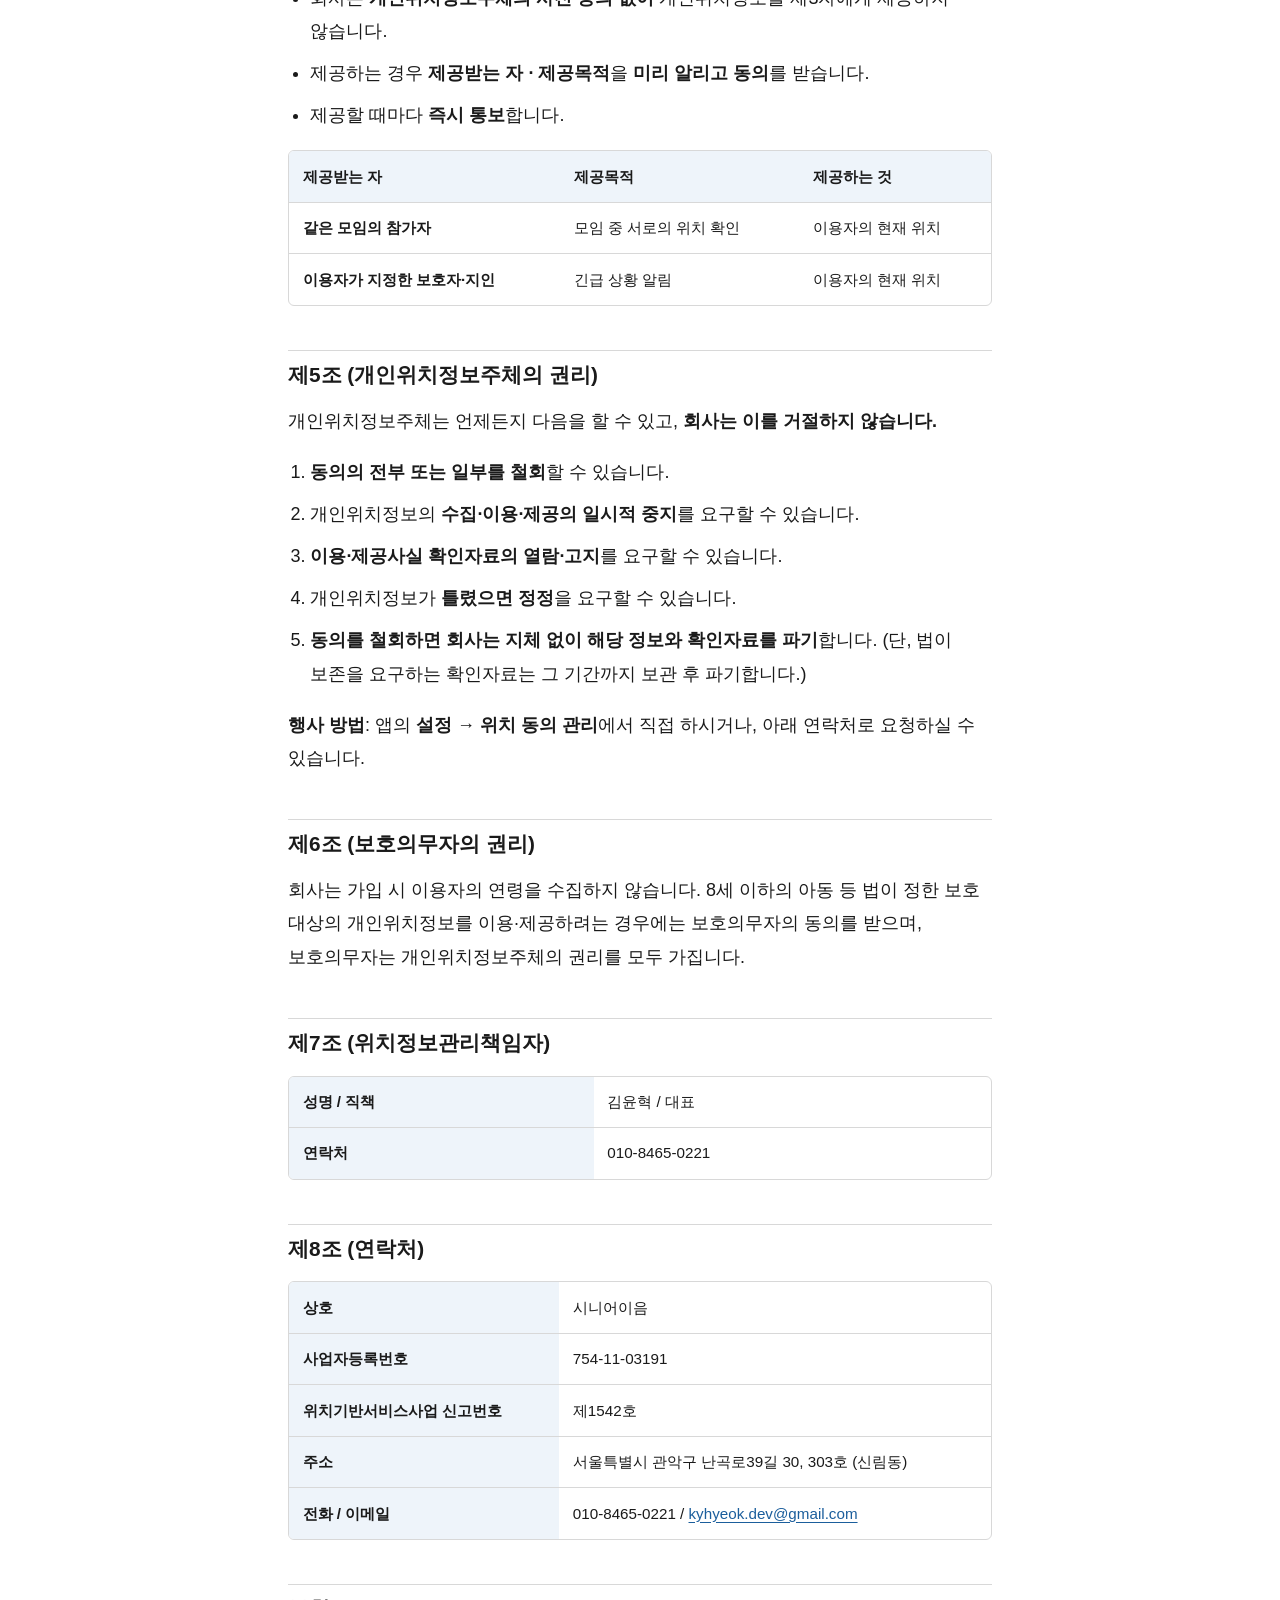
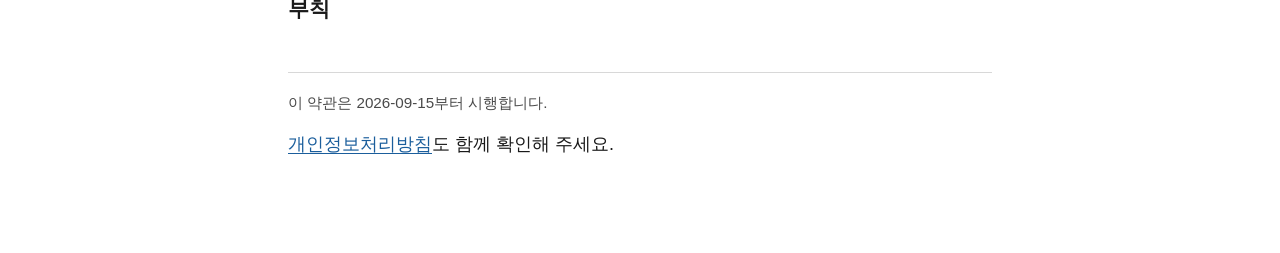
<file: location-terms/index.html>
<!doctype html>
<html lang="ko">
<head>
<meta charset="utf-8">
<meta name="viewport" content="width=device-width, initial-scale=1">
<title>위치기반서비스 이용약관 — 시니어이음</title>
<meta name="description" content="시니어이음 위치기반서비스 이용약관">
<link rel="stylesheet" href="../style.css">
</head>
<body>
<main>
<a class="back" href="../">← 시니어이음 고지 모음</a>

<h1>위치기반서비스 이용약관</h1>

<h2>제1조 (목적)</h2>

<p>이 약관은 시니어이음(이하 &ldquo;회사&rdquo;)이 제공하는 위치기반서비스
<strong>「시니어이음」</strong>에 대하여 회사와 개인위치정보주체 간의 권리·의무 및 책임사항을
규정함을 목적으로 합니다.</p>

<h2>제2조 (서비스의 내용)</h2>

<p>회사는 개인위치정보를 이용하여 다음 서비스를 제공합니다.</p>

<div class="table-wrap">
<table>
<thead><tr><th>서비스</th><th>위치를 왜 쓰나</th></tr></thead>
<tbody>
<tr><td><strong>내 주변 — 가볼 곳</strong></td><td>이용자 위치를 기준으로 가까운 가볼 곳을 찾아 보여 줍니다</td></tr>
<tr><td><strong>내 주변 — 병원·약국</strong></td><td>이용자 위치를 기준으로 가까운 병원·약국을 찾아 보여 줍니다</td></tr>
<tr><td><strong>내 주변 — 응급실</strong></td><td>이용자 위치를 기준으로 가까운 응급실을 찾아 보여 줍니다</td></tr>
<tr><td><strong>쉼터 찾기</strong></td><td>이용자 위치를 기준으로 가까운 쉼터를 찾아 보여 줍니다</td></tr>
<tr><td><strong>걷기 코스 찾기</strong></td><td>이용자 위치를 기준으로 가까운 산책 코스를 찾아 보여 줍니다</td></tr>
<tr><td><strong>나들이 추천</strong></td><td>이용자 위치를 기준으로 갈 만한 곳을 추천합니다</td></tr>
<tr><td><strong>산책 브리핑</strong></td><td>이용자 위치를 기준으로 오늘 산책 정보를 안내합니다</td></tr>
<tr><td><strong>주변 모임</strong></td><td>이용자 위치를 기준으로 가까운 모임을 찾아 보여 줍니다</td></tr>
<tr><td><strong>방문 도장</strong></td><td>가볼 곳 근처에 있는지 판정해 도장을 찍습니다</td></tr>
<tr><td><strong>모임 위치 공유</strong> <em>(선택 동의)</em></td><td>같은 모임 참가자에게 이용자 위치를 보여 줍니다</td></tr>
<tr><td><strong>긴급 알림(SOS)</strong> <em>(선택 동의)</em></td><td>이용자가 요청하면 지정한 사람에게 위치를 보냅니다</td></tr>
</tbody>
</table>
</div>

<p><strong>이용요금</strong>: <strong>무료</strong>입니다. (별도 요금이 생기면 사전에 고지합니다.)</p>

<h2>제3조 (개인위치정보의 보유목적 및 보유기간)</h2>

<ul>
<li>회사는 <strong>제2조의 목적 범위에서만</strong> 개인위치정보를 이용합니다.</li>
<li>목적을 달성하면 <strong>지체 없이 파기</strong>합니다.</li>
<li>회사는 이용자의 <strong>위치 좌표를 저장하지 않습니다.</strong> 조회·판정에 사용한 뒤 남기지 않습니다.</li>
<li>다만 <strong>이용·제공사실 확인자료</strong>(누가·언제·무슨 목적으로·누구에게)는 법에 따라
6개월 동안 보관합니다.
<strong>이 확인자료에는 위치 좌표가 들어가지 않습니다.</strong></li>
</ul>

<h2>제4조 (제3자 제공)</h2>

<ul>
<li>회사는 <strong>개인위치정보주체의 사전 동의 없이</strong> 개인위치정보를 제3자에게 제공하지 않습니다.</li>
<li>제공하는 경우 <strong>제공받는 자 · 제공목적</strong>을 <strong>미리 알리고 동의</strong>를 받습니다.</li>
<li>제공할 때마다 <strong>즉시 통보</strong>합니다.</li>
</ul>

<div class="table-wrap">
<table>
<thead><tr><th>제공받는 자</th><th>제공목적</th><th>제공하는 것</th></tr></thead>
<tbody>
<tr><td><strong>같은 모임의 참가자</strong></td><td>모임 중 서로의 위치 확인</td><td>이용자의 현재 위치</td></tr>
<tr><td><strong>이용자가 지정한 보호자·지인</strong></td><td>긴급 상황 알림</td><td>이용자의 현재 위치</td></tr>
</tbody>
</table>
</div>

<h2>제5조 (개인위치정보주체의 권리)</h2>

<p>개인위치정보주체는 언제든지 다음을 할 수 있고, <strong>회사는 이를 거절하지 않습니다.</strong></p>

<ol>
<li><strong>동의의 전부 또는 일부를 철회</strong>할 수 있습니다.</li>
<li>개인위치정보의 <strong>수집·이용·제공의 일시적 중지</strong>를 요구할 수 있습니다.</li>
<li><strong>이용·제공사실 확인자료의 열람·고지</strong>를 요구할 수 있습니다.</li>
<li>개인위치정보가 <strong>틀렸으면 정정</strong>을 요구할 수 있습니다.</li>
<li><strong>동의를 철회하면 회사는 지체 없이 해당 정보와 확인자료를 파기</strong>합니다.
(단, 법이 보존을 요구하는 확인자료는 그 기간까지 보관 후 파기합니다.)</li>
</ol>

<p><strong>행사 방법</strong>: 앱의 <strong>설정 → 위치 동의 관리</strong>에서 직접 하시거나,
아래 연락처로 요청하실 수 있습니다.</p>

<h2>제6조 (보호의무자의 권리)</h2>

<p>회사는 가입 시 이용자의 연령을 수집하지 않습니다.
8세 이하의 아동 등 법이 정한 보호 대상의 개인위치정보를 이용·제공하려는 경우에는
보호의무자의 동의를 받으며, 보호의무자는 개인위치정보주체의 권리를 모두 가집니다.</p>

<h2>제7조 (위치정보관리책임자)</h2>

<div class="table-wrap">
<table>
<tbody>
<tr><th>성명 / 직책</th><td>김윤혁 / 대표</td></tr>
<tr><th>연락처</th><td>010-8465-0221</td></tr>
</tbody>
</table>
</div>

<h2>제8조 (연락처)</h2>

<div class="table-wrap">
<table>
<tbody>
<tr><th>상호</th><td>시니어이음</td></tr>
<tr><th>사업자등록번호</th><td>754-11-03191</td></tr>
<tr><th>위치기반서비스사업 신고번호</th><td>제1542호</td></tr>
<tr><th>주소</th><td>서울특별시 관악구 난곡로39길 30, 303호 (신림동)</td></tr>
<tr><th>전화 / 이메일</th><td>010-8465-0221 / <a href="mailto:kyhyeok.dev@gmail.com">kyhyeok.dev@gmail.com</a></td></tr>
</tbody>
</table>
</div>

<h2>부칙</h2>

<p class="updated">이 약관은 2026-09-15부터 시행합니다.</p>

<p><a href="../privacy/">개인정보처리방침</a>도 함께 확인해 주세요.</p>

</main>
</body>
</html>
</file>
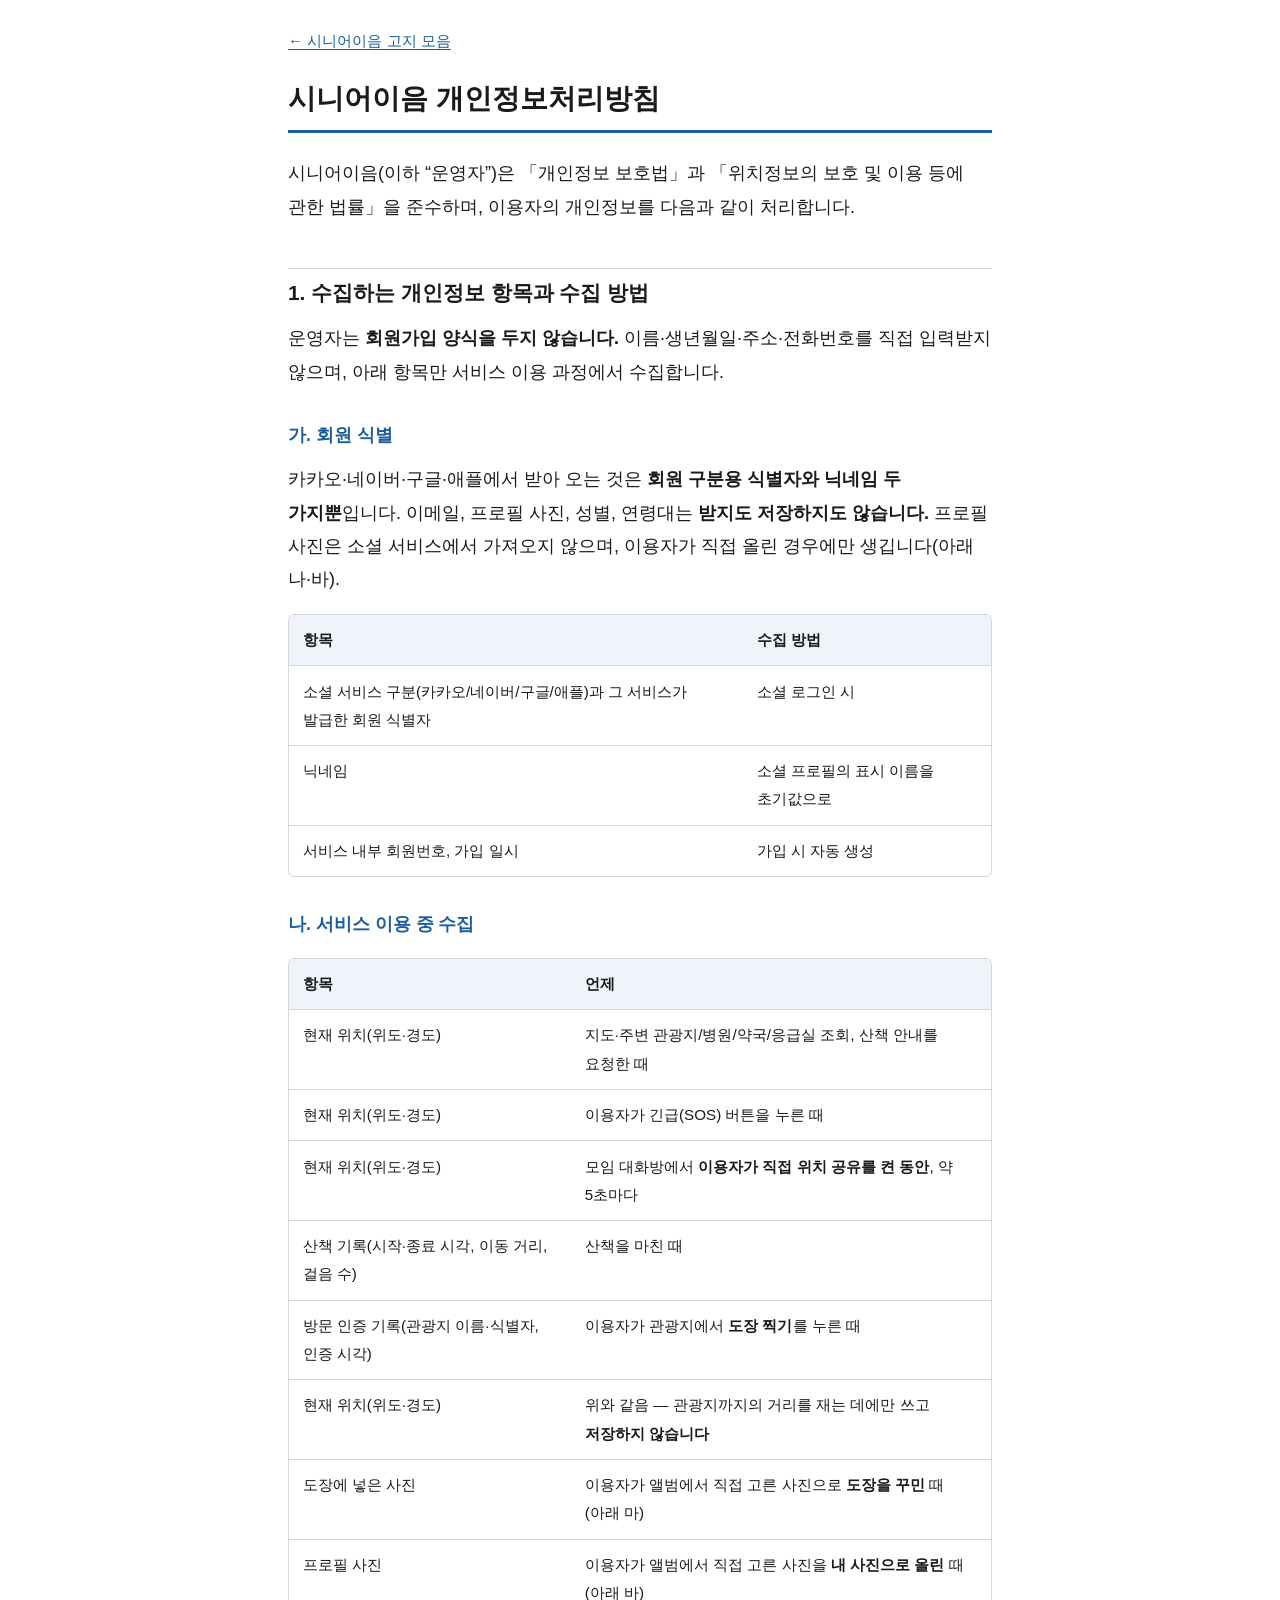
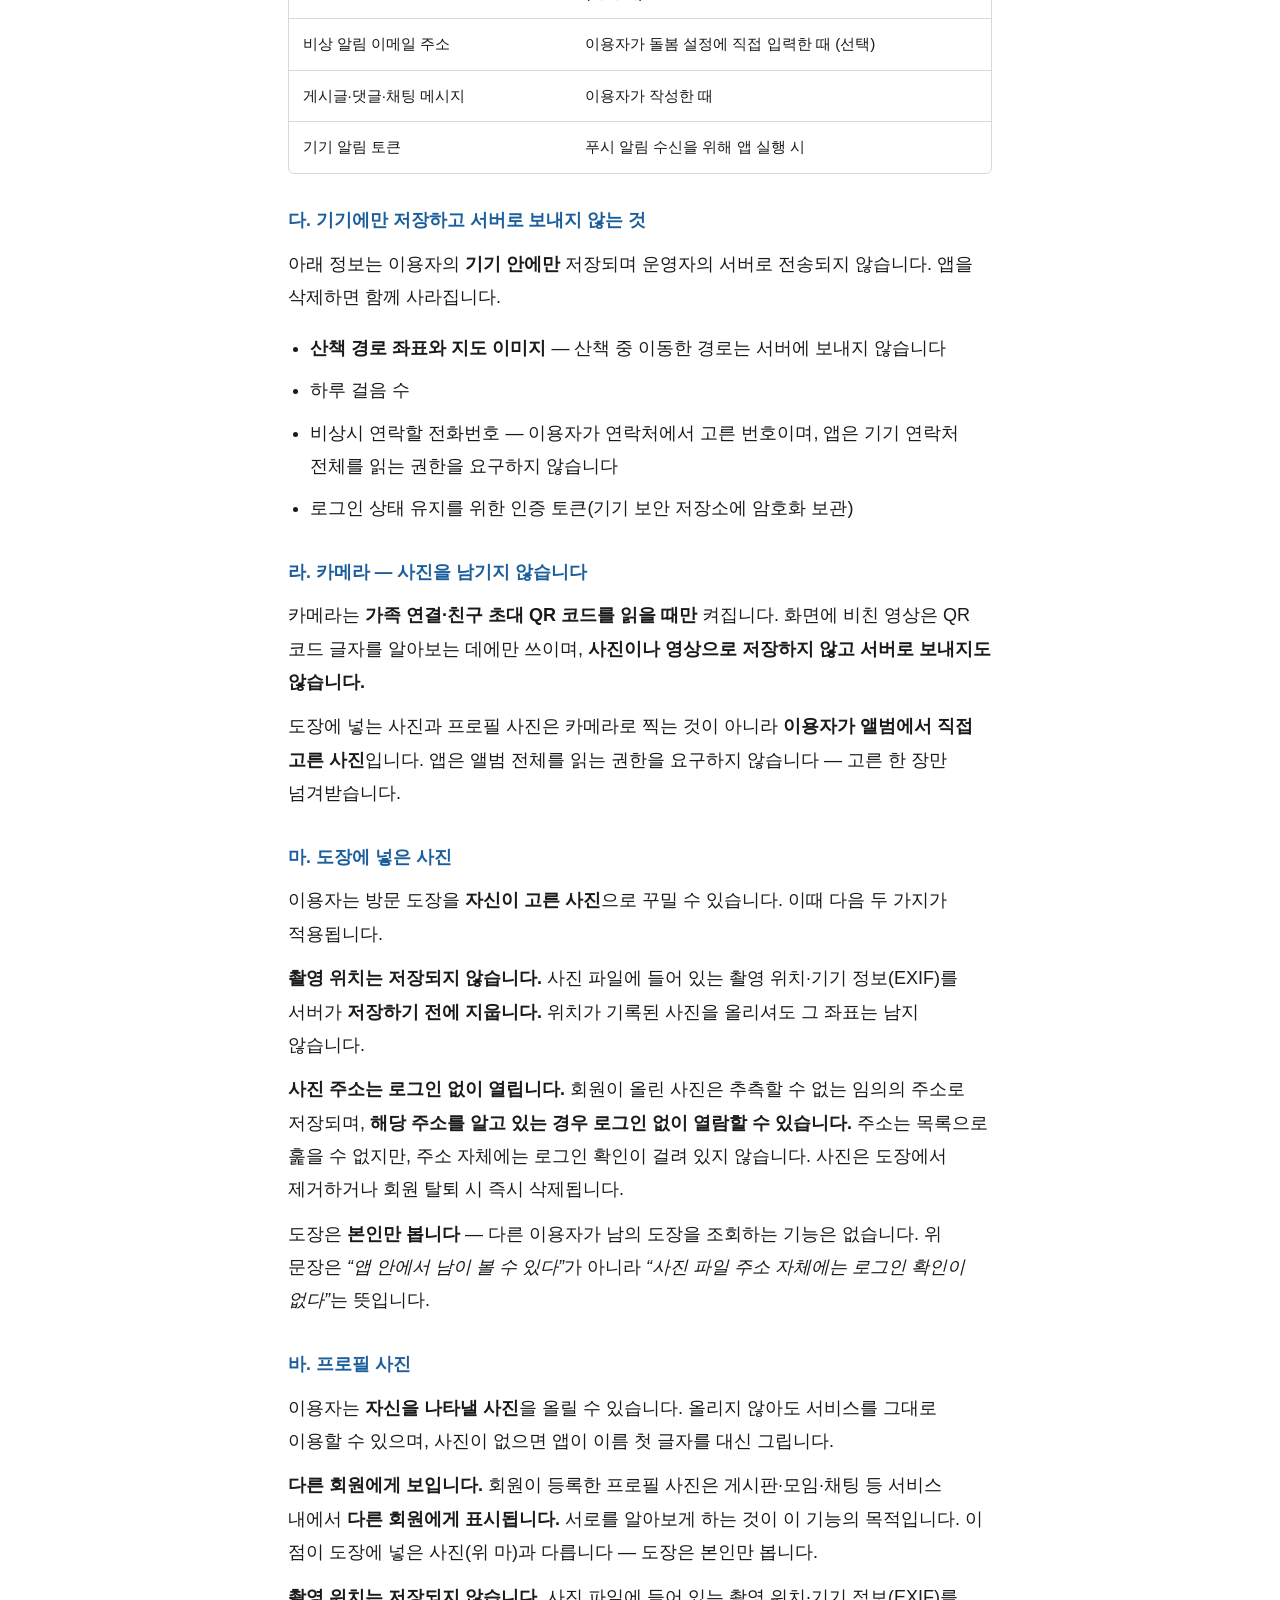
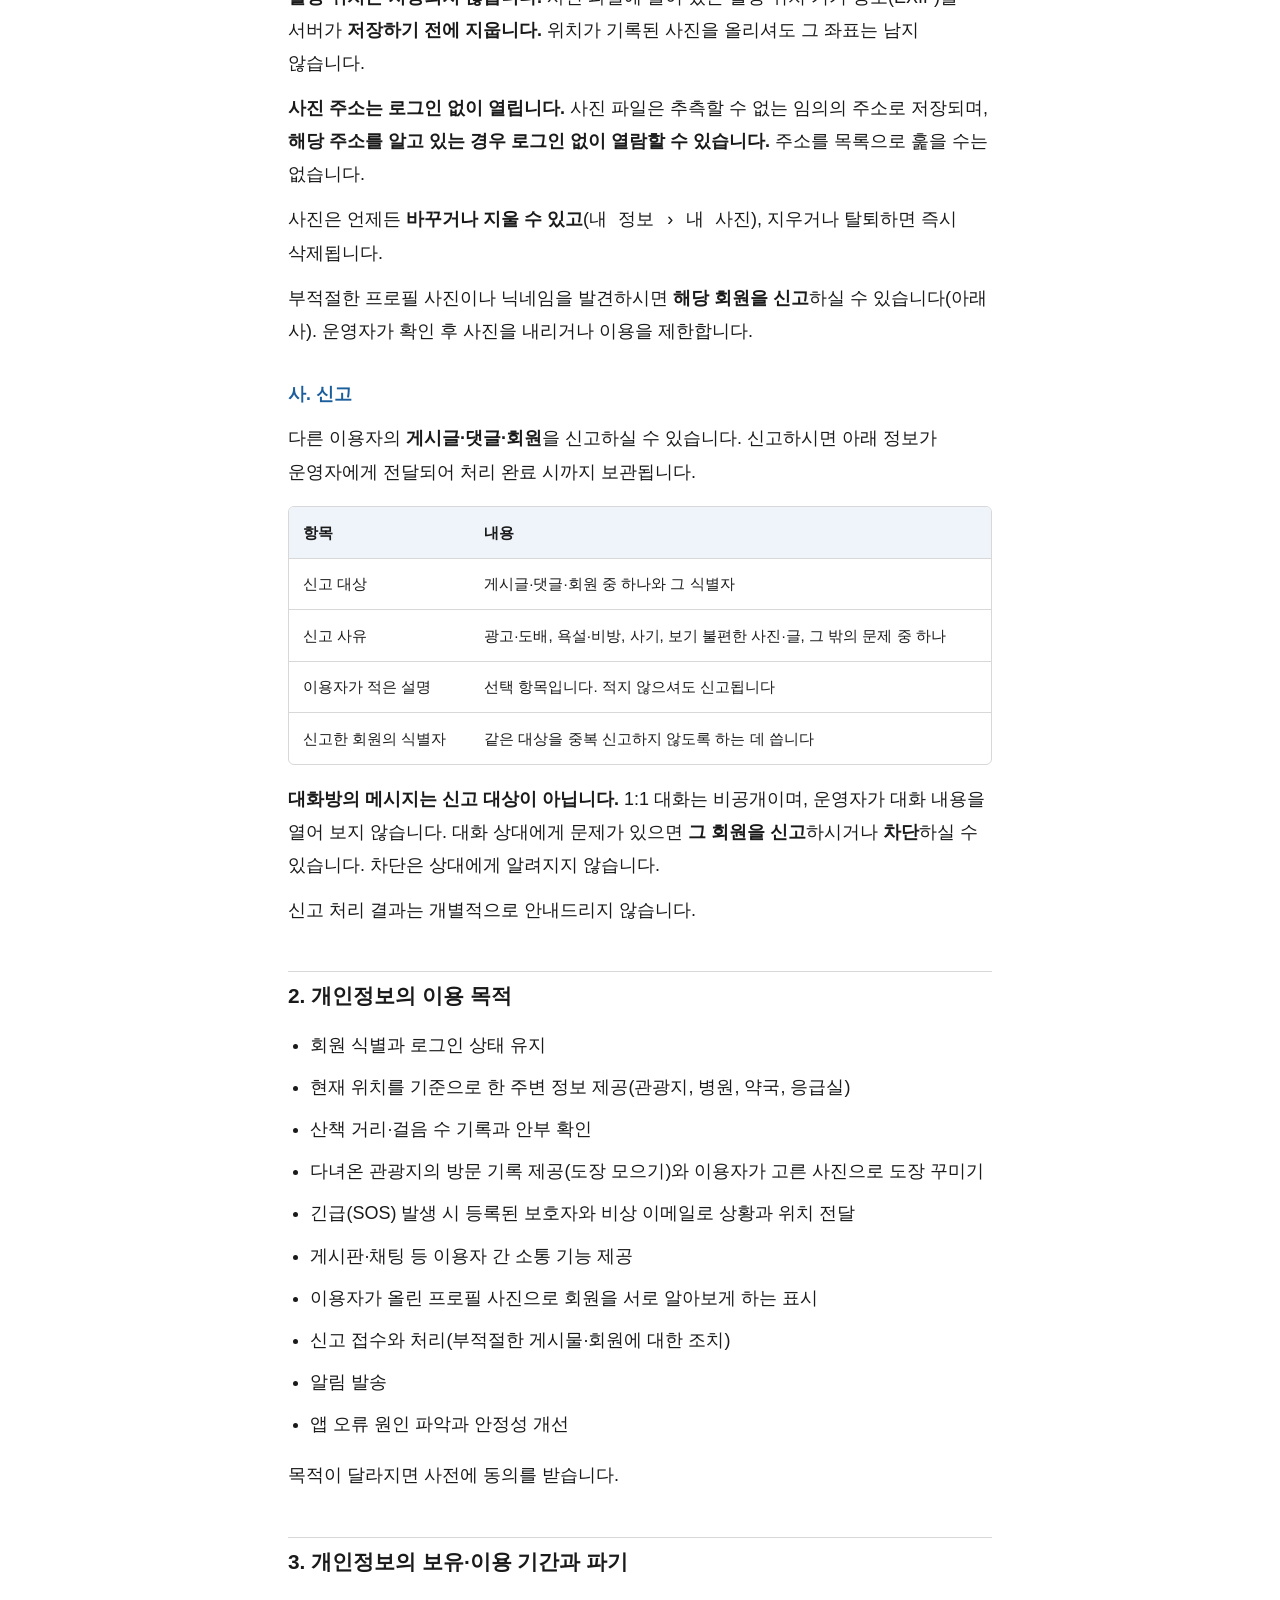
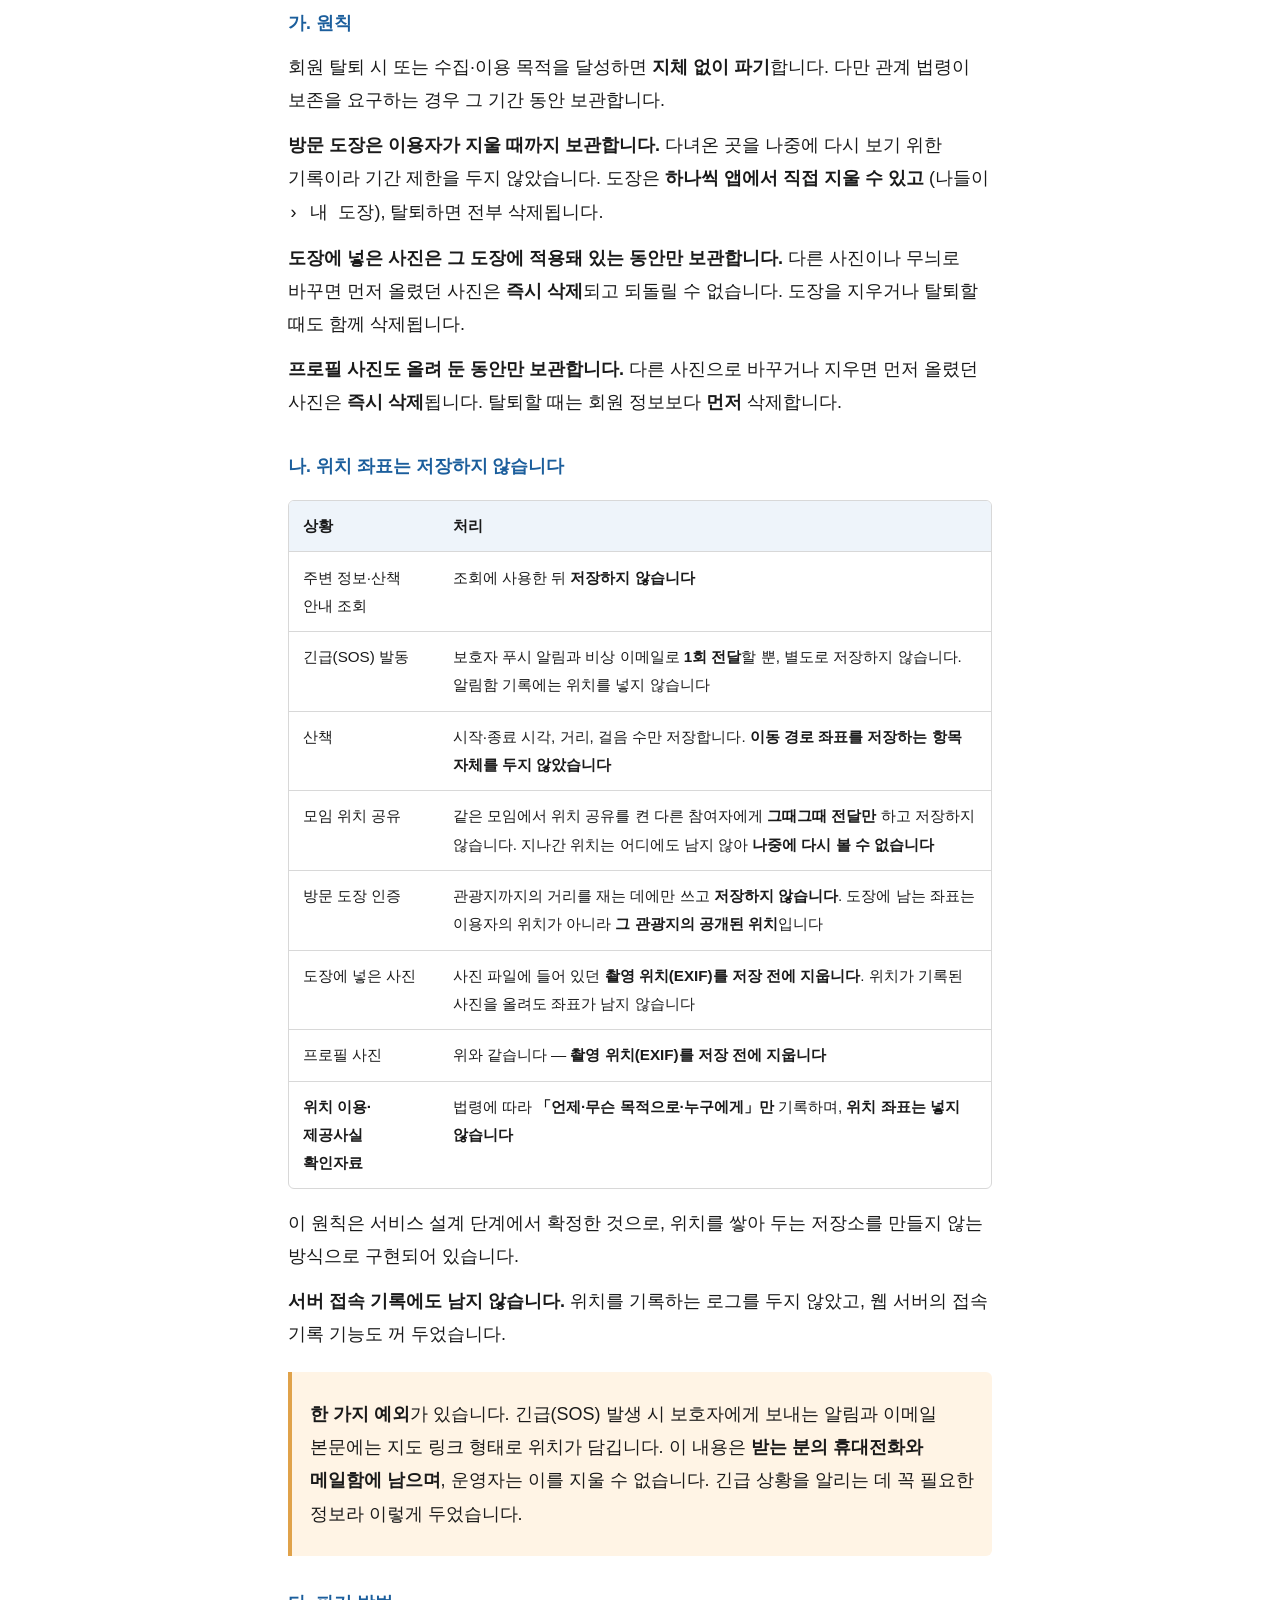
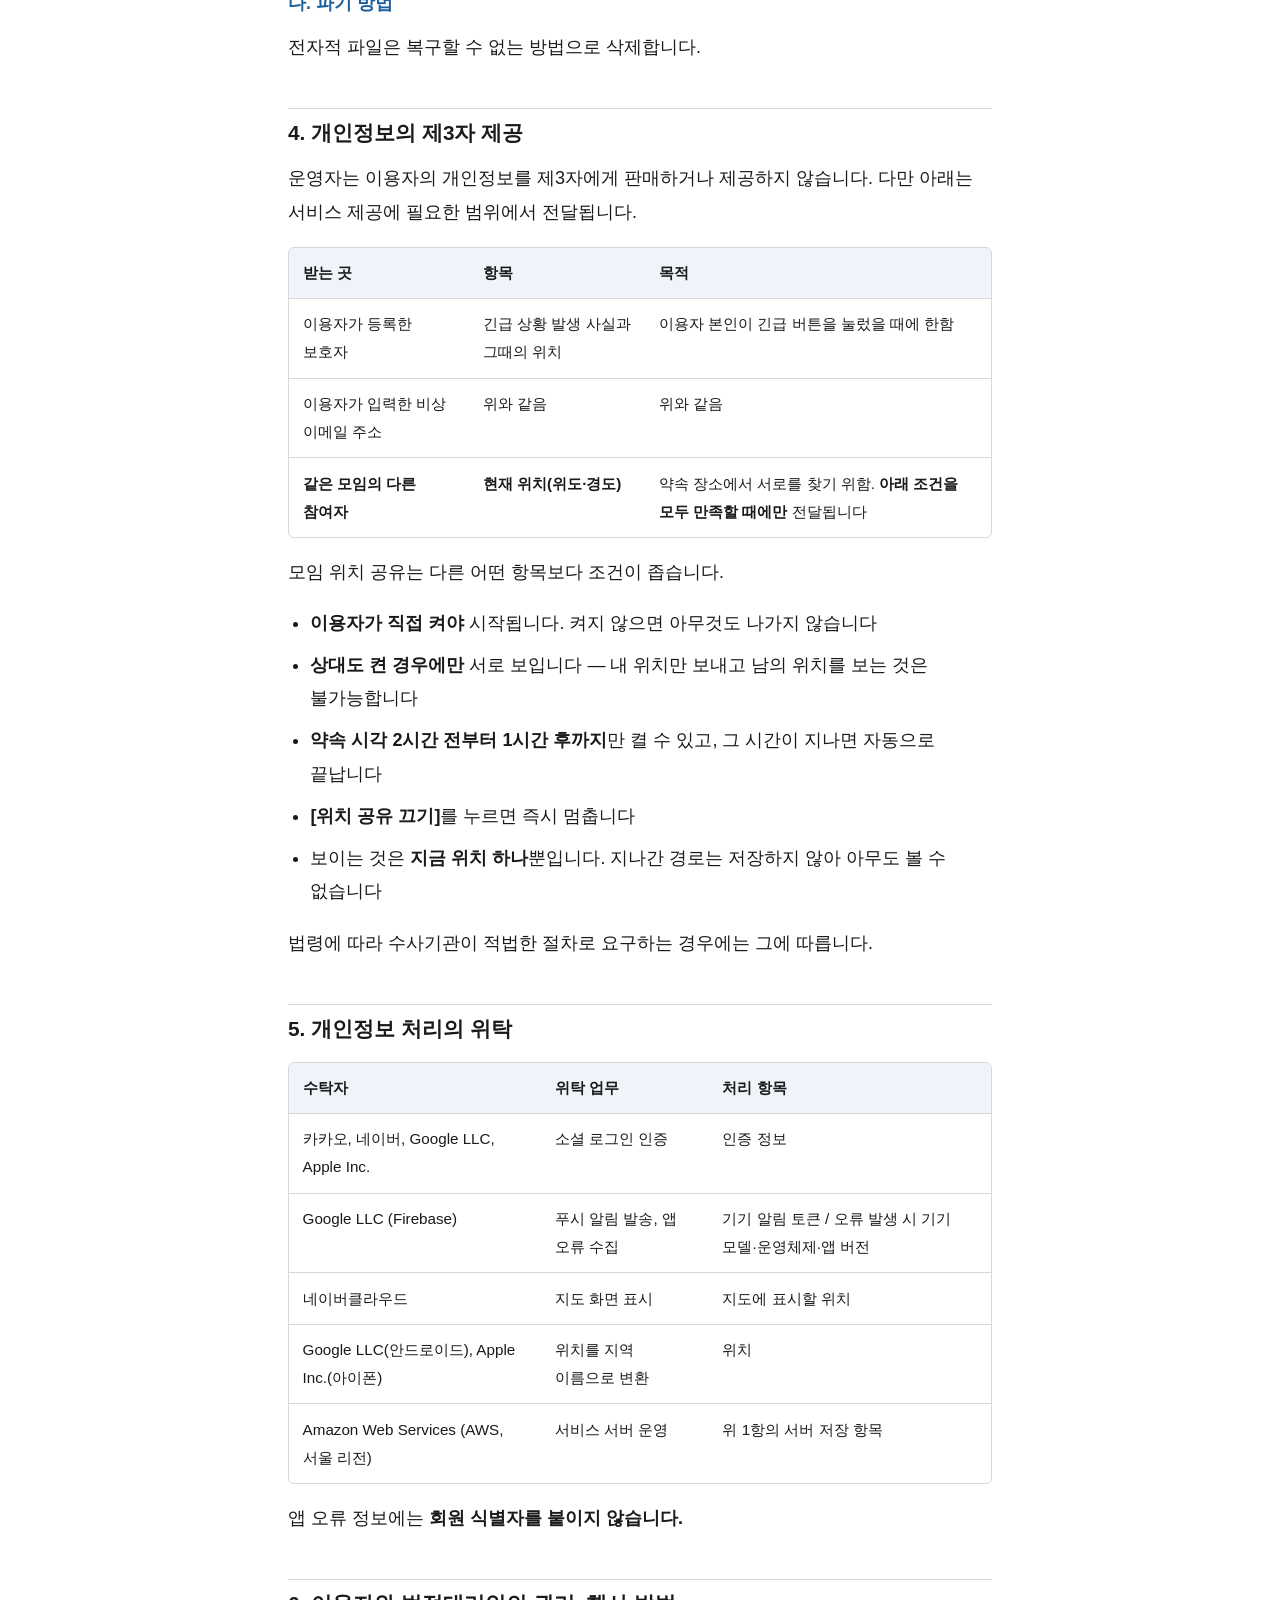
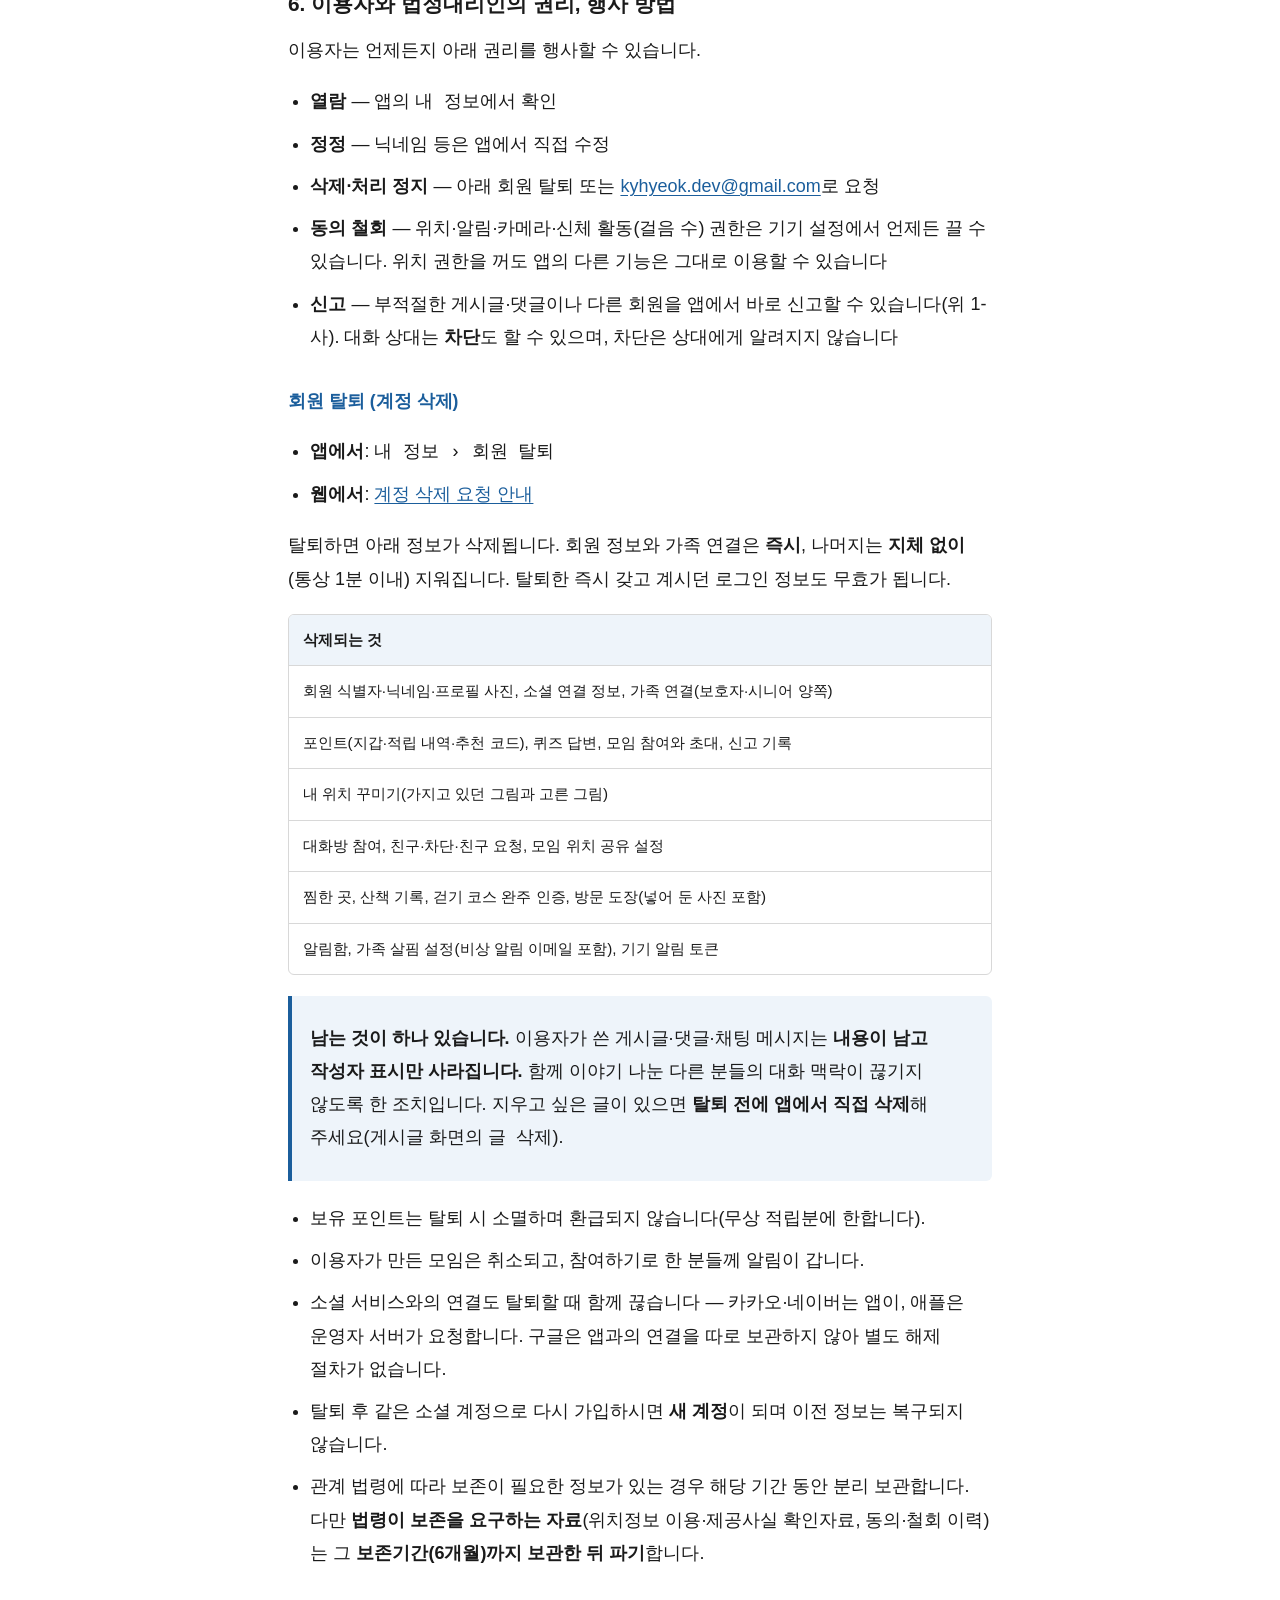
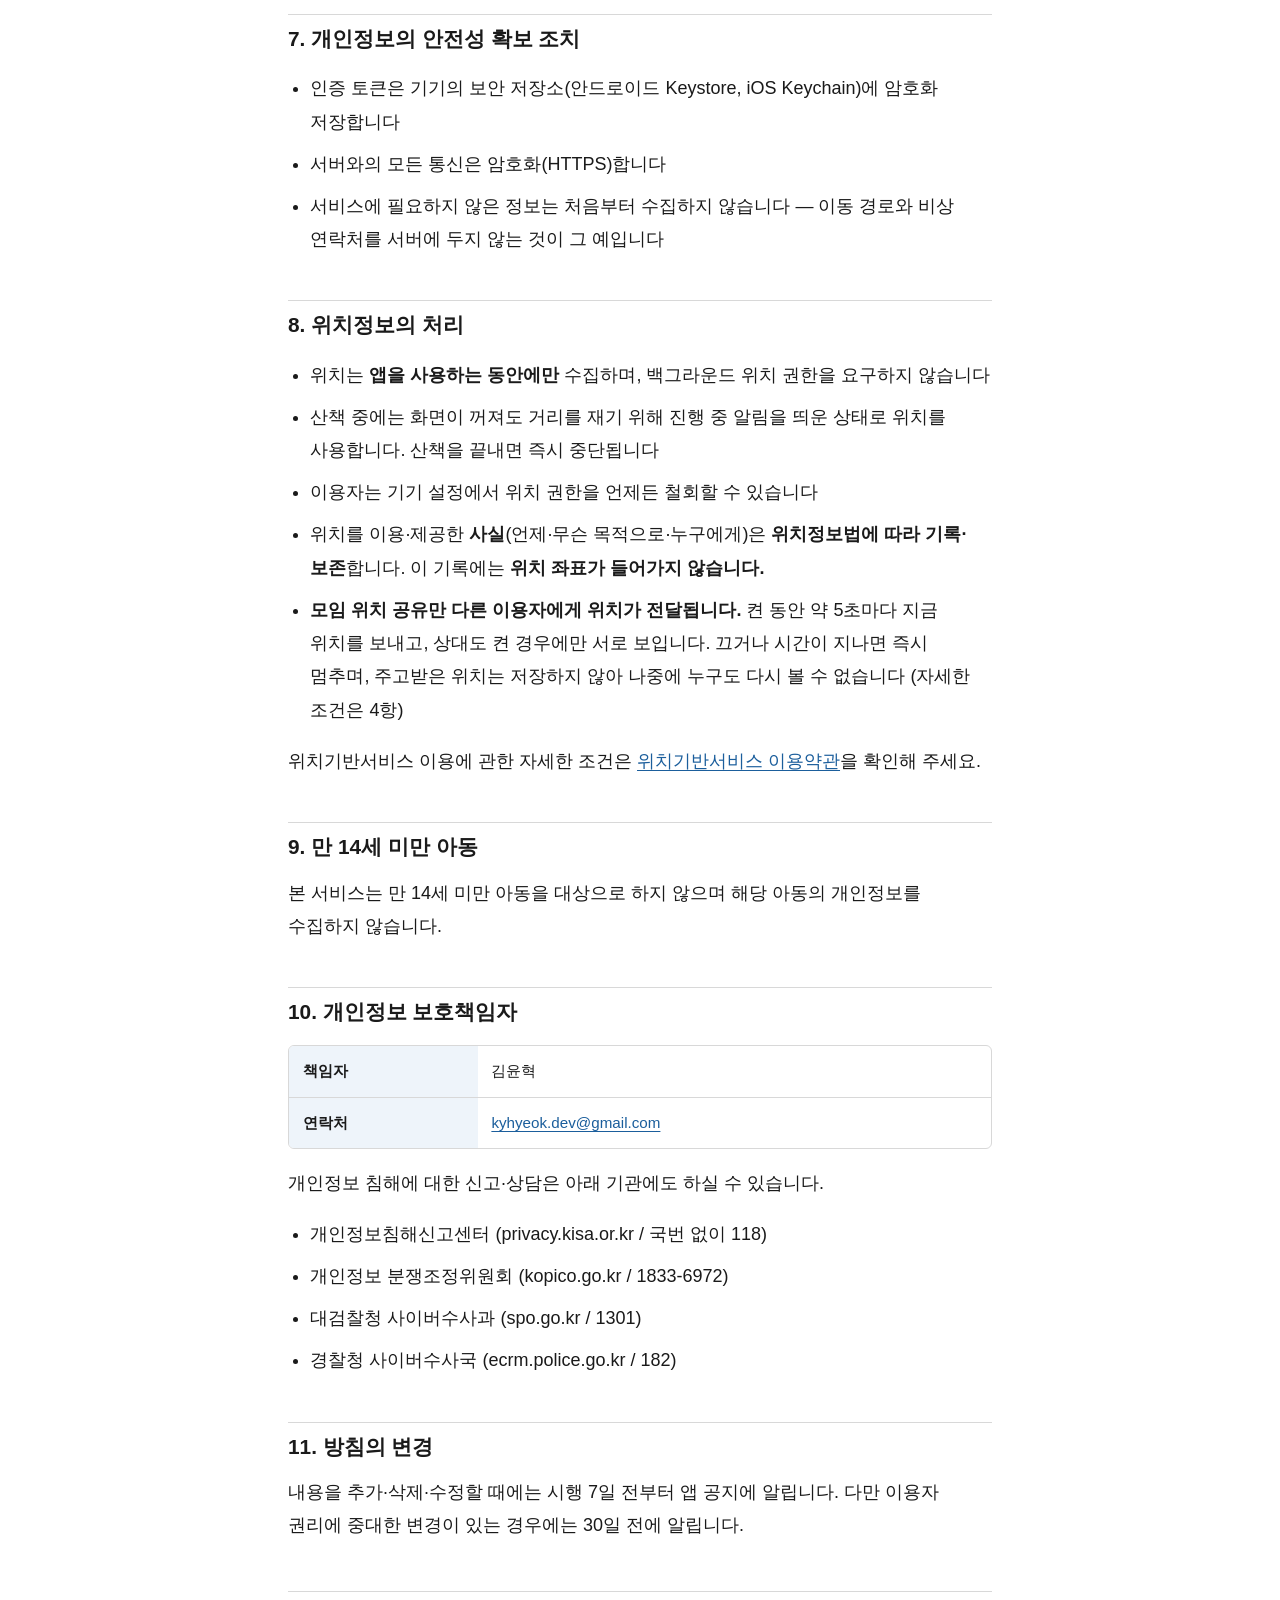
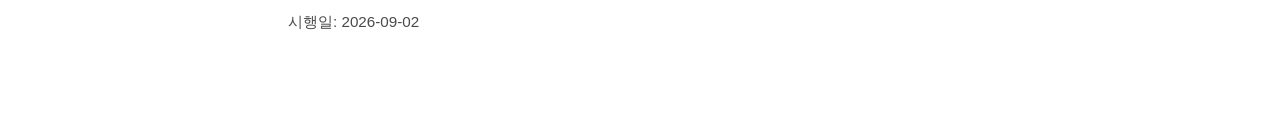
<file: privacy/index.html>
<!doctype html>
<html lang="ko">
<head>
<meta charset="utf-8">
<meta name="viewport" content="width=device-width, initial-scale=1">
<title>개인정보처리방침 — 시니어이음</title>
<meta name="description" content="시니어이음 개인정보처리방침">
<link rel="stylesheet" href="../style.css">
</head>
<body>
<main>
<a class="back" href="../">← 시니어이음 고지 모음</a>

<h1>시니어이음 개인정보처리방침</h1>

<p>시니어이음(이하 &ldquo;운영자&rdquo;)은 「개인정보 보호법」과
「위치정보의 보호 및 이용 등에 관한 법률」을 준수하며, 이용자의 개인정보를 다음과 같이 처리합니다.</p>

<h2>1. 수집하는 개인정보 항목과 수집 방법</h2>

<p>운영자는 <strong>회원가입 양식을 두지 않습니다.</strong> 이름·생년월일·주소·전화번호를 직접
입력받지 않으며, 아래 항목만 서비스 이용 과정에서 수집합니다.</p>

<h3>가. 회원 식별</h3>

<p>카카오·네이버·구글·애플에서 받아 오는 것은 <strong>회원 구분용 식별자와 닉네임 두 가지뿐</strong>입니다.
이메일, 프로필 사진, 성별, 연령대는 <strong>받지도 저장하지도 않습니다.</strong> 프로필 사진은 소셜
서비스에서 가져오지 않으며, 이용자가 직접 올린 경우에만 생깁니다(아래 나·바).</p>

<div class="table-wrap">
<table>
<thead><tr><th>항목</th><th>수집 방법</th></tr></thead>
<tbody>
<tr><td>소셜 서비스 구분(카카오/네이버/구글/애플)과 그 서비스가 발급한 회원 식별자</td><td>소셜 로그인 시</td></tr>
<tr><td>닉네임</td><td>소셜 프로필의 표시 이름을 초기값으로</td></tr>
<tr><td>서비스 내부 회원번호, 가입 일시</td><td>가입 시 자동 생성</td></tr>
</tbody>
</table>
</div>

<h3>나. 서비스 이용 중 수집</h3>

<div class="table-wrap">
<table>
<thead><tr><th>항목</th><th>언제</th></tr></thead>
<tbody>
<tr><td>현재 위치(위도·경도)</td><td>지도·주변 관광지/병원/약국/응급실 조회, 산책 안내를 요청한 때</td></tr>
<tr><td>현재 위치(위도·경도)</td><td>이용자가 긴급(SOS) 버튼을 누른 때</td></tr>
<tr><td>현재 위치(위도·경도)</td><td>모임 대화방에서 <strong>이용자가 직접 위치 공유를 켠 동안</strong>, 약 5초마다</td></tr>
<tr><td>산책 기록(시작·종료 시각, 이동 거리, 걸음 수)</td><td>산책을 마친 때</td></tr>
<tr><td>방문 인증 기록(관광지 이름·식별자, 인증 시각)</td><td>이용자가 관광지에서 <strong>도장 찍기</strong>를 누른 때</td></tr>
<tr><td>현재 위치(위도·경도)</td><td>위와 같음 — 관광지까지의 거리를 재는 데에만 쓰고 <strong>저장하지 않습니다</strong></td></tr>
<tr><td>도장에 넣은 사진</td><td>이용자가 앨범에서 직접 고른 사진으로 <strong>도장을 꾸민</strong> 때 (아래 마)</td></tr>
<tr><td>프로필 사진</td><td>이용자가 앨범에서 직접 고른 사진을 <strong>내 사진으로 올린</strong> 때 (아래 바)</td></tr>
<tr><td>비상 알림 이메일 주소</td><td>이용자가 돌봄 설정에 직접 입력한 때 (선택)</td></tr>
<tr><td>게시글·댓글·채팅 메시지</td><td>이용자가 작성한 때</td></tr>
<tr><td>기기 알림 토큰</td><td>푸시 알림 수신을 위해 앱 실행 시</td></tr>
</tbody>
</table>
</div>

<h3>다. 기기에만 저장하고 서버로 보내지 않는 것</h3>

<p>아래 정보는 이용자의 <strong>기기 안에만</strong> 저장되며 운영자의 서버로 전송되지 않습니다.
앱을 삭제하면 함께 사라집니다.</p>

<ul>
<li><strong>산책 경로 좌표와 지도 이미지</strong> — 산책 중 이동한 경로는 서버에 보내지 않습니다</li>
<li>하루 걸음 수</li>
<li>비상시 연락할 전화번호 — 이용자가 연락처에서 고른 번호이며, 앱은 기기 연락처 전체를 읽는 권한을 요구하지 않습니다</li>
<li>로그인 상태 유지를 위한 인증 토큰(기기 보안 저장소에 암호화 보관)</li>
</ul>

<h3>라. 카메라 — 사진을 남기지 않습니다</h3>

<p>카메라는 <strong>가족 연결·친구 초대 QR 코드를 읽을 때만</strong> 켜집니다. 화면에 비친 영상은 QR 코드
글자를 알아보는 데에만 쓰이며, <strong>사진이나 영상으로 저장하지 않고 서버로 보내지도 않습니다.</strong></p>

<p>도장에 넣는 사진과 프로필 사진은 카메라로 찍는 것이 아니라 <strong>이용자가 앨범에서 직접 고른
사진</strong>입니다. 앱은 앨범 전체를 읽는 권한을 요구하지 않습니다 — 고른 한 장만 넘겨받습니다.</p>

<h3>마. 도장에 넣은 사진</h3>

<p>이용자는 방문 도장을 <strong>자신이 고른 사진</strong>으로 꾸밀 수 있습니다. 이때 다음 두 가지가 적용됩니다.</p>

<p><strong>촬영 위치는 저장되지 않습니다.</strong> 사진 파일에 들어 있는 촬영 위치·기기 정보(EXIF)를
서버가 <strong>저장하기 전에 지웁니다.</strong> 위치가 기록된 사진을 올리셔도 그 좌표는 남지 않습니다.</p>

<p><strong>사진 주소는 로그인 없이 열립니다.</strong> 회원이 올린 사진은 추측할 수 없는 임의의 주소로
저장되며, <strong>해당 주소를 알고 있는 경우 로그인 없이 열람할 수 있습니다.</strong> 주소는 목록으로
훑을 수 없지만, 주소 자체에는 로그인 확인이 걸려 있지 않습니다. 사진은 도장에서 제거하거나
회원 탈퇴 시 즉시 삭제됩니다.</p>

<p>도장은 <strong>본인만 봅니다</strong> — 다른 이용자가 남의 도장을 조회하는 기능은 없습니다. 위 문장은
<em>&ldquo;앱 안에서 남이 볼 수 있다&rdquo;</em>가 아니라 <em>&ldquo;사진 파일 주소 자체에는 로그인 확인이 없다&rdquo;</em>는
뜻입니다.</p>

<h3>바. 프로필 사진</h3>

<p>이용자는 <strong>자신을 나타낼 사진</strong>을 올릴 수 있습니다. 올리지 않아도 서비스를 그대로 이용할 수
있으며, 사진이 없으면 앱이 이름 첫 글자를 대신 그립니다.</p>

<p><strong>다른 회원에게 보입니다.</strong> 회원이 등록한 프로필 사진은 게시판·모임·채팅 등 서비스 내에서
<strong>다른 회원에게 표시됩니다.</strong> 서로를 알아보게 하는 것이 이 기능의 목적입니다. 이 점이 도장에
넣은 사진(위 마)과 다릅니다 — 도장은 본인만 봅니다.</p>

<p><strong>촬영 위치는 저장되지 않습니다.</strong> 사진 파일에 들어 있는 촬영 위치·기기 정보(EXIF)를 서버가
<strong>저장하기 전에 지웁니다.</strong> 위치가 기록된 사진을 올리셔도 그 좌표는 남지 않습니다.</p>

<p><strong>사진 주소는 로그인 없이 열립니다.</strong> 사진 파일은 추측할 수 없는 임의의 주소로 저장되며,
<strong>해당 주소를 알고 있는 경우 로그인 없이 열람할 수 있습니다.</strong> 주소를 목록으로 훑을 수는 없습니다.</p>

<p>사진은 언제든 <strong>바꾸거나 지울 수 있고</strong>(<code>내 정보 › 내 사진</code>), 지우거나 탈퇴하면 즉시
삭제됩니다.</p>

<p>부적절한 프로필 사진이나 닉네임을 발견하시면 <strong>해당 회원을 신고</strong>하실 수 있습니다(아래 사).
운영자가 확인 후 사진을 내리거나 이용을 제한합니다.</p>

<h3>사. 신고</h3>

<p>다른 이용자의 <strong>게시글·댓글·회원</strong>을 신고하실 수 있습니다. 신고하시면 아래 정보가 운영자에게
전달되어 처리 완료 시까지 보관됩니다.</p>

<div class="table-wrap">
<table>
<thead><tr><th>항목</th><th>내용</th></tr></thead>
<tbody>
<tr><td>신고 대상</td><td>게시글·댓글·회원 중 하나와 그 식별자</td></tr>
<tr><td>신고 사유</td><td>광고·도배, 욕설·비방, 사기, 보기 불편한 사진·글, 그 밖의 문제 중 하나</td></tr>
<tr><td>이용자가 적은 설명</td><td>선택 항목입니다. 적지 않으셔도 신고됩니다</td></tr>
<tr><td>신고한 회원의 식별자</td><td>같은 대상을 중복 신고하지 않도록 하는 데 씁니다</td></tr>
</tbody>
</table>
</div>

<p><strong>대화방의 메시지는 신고 대상이 아닙니다.</strong> 1:1 대화는 비공개이며, 운영자가 대화 내용을
열어 보지 않습니다. 대화 상대에게 문제가 있으면 <strong>그 회원을 신고</strong>하시거나 <strong>차단</strong>하실 수
있습니다. 차단은 상대에게 알려지지 않습니다.</p>

<p>신고 처리 결과는 개별적으로 안내드리지 않습니다.</p>

<h2>2. 개인정보의 이용 목적</h2>

<ul>
<li>회원 식별과 로그인 상태 유지</li>
<li>현재 위치를 기준으로 한 주변 정보 제공(관광지, 병원, 약국, 응급실)</li>
<li>산책 거리·걸음 수 기록과 안부 확인</li>
<li>다녀온 관광지의 방문 기록 제공(도장 모으기)와 이용자가 고른 사진으로 도장 꾸미기</li>
<li>긴급(SOS) 발생 시 등록된 보호자와 비상 이메일로 상황과 위치 전달</li>
<li>게시판·채팅 등 이용자 간 소통 기능 제공</li>
<li>이용자가 올린 프로필 사진으로 회원을 서로 알아보게 하는 표시</li>
<li>신고 접수와 처리(부적절한 게시물·회원에 대한 조치)</li>
<li>알림 발송</li>
<li>앱 오류 원인 파악과 안정성 개선</li>
</ul>

<p>목적이 달라지면 사전에 동의를 받습니다.</p>

<h2>3. 개인정보의 보유·이용 기간과 파기</h2>

<h3>가. 원칙</h3>

<p>회원 탈퇴 시 또는 수집·이용 목적을 달성하면 <strong>지체 없이 파기</strong>합니다. 다만 관계 법령이
보존을 요구하는 경우 그 기간 동안 보관합니다.</p>

<p><strong>방문 도장은 이용자가 지울 때까지 보관합니다.</strong> 다녀온 곳을 나중에 다시 보기 위한
기록이라 기간 제한을 두지 않았습니다. 도장은 <strong>하나씩 앱에서 직접 지울 수 있고</strong>
(<code>나들이 › 내 도장</code>), 탈퇴하면 전부 삭제됩니다.</p>

<p><strong>도장에 넣은 사진은 그 도장에 적용돼 있는 동안만 보관합니다.</strong> 다른 사진이나 무늬로 바꾸면
먼저 올렸던 사진은 <strong>즉시 삭제</strong>되고 되돌릴 수 없습니다. 도장을 지우거나 탈퇴할 때도 함께
삭제됩니다.</p>

<p><strong>프로필 사진도 올려 둔 동안만 보관합니다.</strong> 다른 사진으로 바꾸거나 지우면 먼저 올렸던
사진은 <strong>즉시 삭제</strong>됩니다. 탈퇴할 때는 회원 정보보다 <strong>먼저</strong> 삭제합니다.</p>

<h3>나. 위치 좌표는 저장하지 않습니다</h3>

<div class="table-wrap">
<table>
<thead><tr><th>상황</th><th>처리</th></tr></thead>
<tbody>
<tr><td>주변 정보·산책 안내 조회</td><td>조회에 사용한 뒤 <strong>저장하지 않습니다</strong></td></tr>
<tr><td>긴급(SOS) 발동</td><td>보호자 푸시 알림과 비상 이메일로 <strong>1회 전달</strong>할 뿐, 별도로 저장하지 않습니다. 알림함 기록에는 위치를 넣지 않습니다</td></tr>
<tr><td>산책</td><td>시작·종료 시각, 거리, 걸음 수만 저장합니다. <strong>이동 경로 좌표를 저장하는 항목 자체를 두지 않았습니다</strong></td></tr>
<tr><td>모임 위치 공유</td><td>같은 모임에서 위치 공유를 켠 다른 참여자에게 <strong>그때그때 전달만</strong> 하고 저장하지 않습니다. 지나간 위치는 어디에도 남지 않아 <strong>나중에 다시 볼 수 없습니다</strong></td></tr>
<tr><td>방문 도장 인증</td><td>관광지까지의 거리를 재는 데에만 쓰고 <strong>저장하지 않습니다</strong>. 도장에 남는 좌표는 이용자의 위치가 아니라 <strong>그 관광지의 공개된 위치</strong>입니다</td></tr>
<tr><td>도장에 넣은 사진</td><td>사진 파일에 들어 있던 <strong>촬영 위치(EXIF)를 저장 전에 지웁니다</strong>. 위치가 기록된 사진을 올려도 좌표가 남지 않습니다</td></tr>
<tr><td>프로필 사진</td><td>위와 같습니다 — <strong>촬영 위치(EXIF)를 저장 전에 지웁니다</strong></td></tr>
<tr><td><strong>위치 이용·제공사실 확인자료</strong></td><td>법령에 따라 <strong>「언제·무슨 목적으로·누구에게」만</strong> 기록하며, <strong>위치 좌표는 넣지 않습니다</strong></td></tr>
</tbody>
</table>
</div>

<p>이 원칙은 서비스 설계 단계에서 확정한 것으로, 위치를 쌓아 두는 저장소를 만들지 않는 방식으로
구현되어 있습니다.</p>

<p><strong>서버 접속 기록에도 남지 않습니다.</strong> 위치를 기록하는 로그를 두지 않았고, 웹 서버의
접속 기록 기능도 꺼 두었습니다.</p>

<div class="callout">
<p><strong>한 가지 예외</strong>가 있습니다. 긴급(SOS) 발생 시 보호자에게 보내는 알림과 이메일 본문에는
지도 링크 형태로 위치가 담깁니다. 이 내용은 <strong>받는 분의 휴대전화와 메일함에 남으며</strong>,
운영자는 이를 지울 수 없습니다. 긴급 상황을 알리는 데 꼭 필요한 정보라 이렇게 두었습니다.</p>
</div>

<h3>다. 파기 방법</h3>

<p>전자적 파일은 복구할 수 없는 방법으로 삭제합니다.</p>

<h2>4. 개인정보의 제3자 제공</h2>

<p>운영자는 이용자의 개인정보를 제3자에게 판매하거나 제공하지 않습니다. 다만 아래는
서비스 제공에 필요한 범위에서 전달됩니다.</p>

<div class="table-wrap">
<table>
<thead><tr><th>받는 곳</th><th>항목</th><th>목적</th></tr></thead>
<tbody>
<tr><td>이용자가 등록한 보호자</td><td>긴급 상황 발생 사실과 그때의 위치</td><td>이용자 본인이 긴급 버튼을 눌렀을 때에 한함</td></tr>
<tr><td>이용자가 입력한 비상 이메일 주소</td><td>위와 같음</td><td>위와 같음</td></tr>
<tr><td><strong>같은 모임의 다른 참여자</strong></td><td><strong>현재 위치(위도·경도)</strong></td><td>약속 장소에서 서로를 찾기 위함. <strong>아래 조건을 모두 만족할 때에만</strong> 전달됩니다</td></tr>
</tbody>
</table>
</div>

<p>모임 위치 공유는 다른 어떤 항목보다 조건이 좁습니다.</p>

<ul>
<li><strong>이용자가 직접 켜야</strong> 시작됩니다. 켜지 않으면 아무것도 나가지 않습니다</li>
<li><strong>상대도 켠 경우에만</strong> 서로 보입니다 — 내 위치만 보내고 남의 위치를 보는 것은 불가능합니다</li>
<li><strong>약속 시각 2시간 전부터 1시간 후까지</strong>만 켤 수 있고, 그 시간이 지나면 자동으로 끝납니다</li>
<li><strong>[위치 공유 끄기]</strong>를 누르면 즉시 멈춥니다</li>
<li>보이는 것은 <strong>지금 위치 하나</strong>뿐입니다. 지나간 경로는 저장하지 않아 아무도 볼 수 없습니다</li>
</ul>

<p>법령에 따라 수사기관이 적법한 절차로 요구하는 경우에는 그에 따릅니다.</p>

<h2>5. 개인정보 처리의 위탁</h2>

<div class="table-wrap">
<table>
<thead><tr><th>수탁자</th><th>위탁 업무</th><th>처리 항목</th></tr></thead>
<tbody>
<tr><td>카카오, 네이버, Google LLC, Apple Inc.</td><td>소셜 로그인 인증</td><td>인증 정보</td></tr>
<tr><td>Google LLC (Firebase)</td><td>푸시 알림 발송, 앱 오류 수집</td><td>기기 알림 토큰 / 오류 발생 시 기기 모델·운영체제·앱 버전</td></tr>
<tr><td>네이버클라우드</td><td>지도 화면 표시</td><td>지도에 표시할 위치</td></tr>
<tr><td>Google LLC(안드로이드), Apple Inc.(아이폰)</td><td>위치를 지역 이름으로 변환</td><td>위치</td></tr>
<tr><td>Amazon Web Services (AWS, 서울 리전)</td><td>서비스 서버 운영</td><td>위 1항의 서버 저장 항목</td></tr>
</tbody>
</table>
</div>

<p>앱 오류 정보에는 <strong>회원 식별자를 붙이지 않습니다.</strong></p>

<h2>6. 이용자와 법정대리인의 권리, 행사 방법</h2>

<p>이용자는 언제든지 아래 권리를 행사할 수 있습니다.</p>

<ul>
<li><strong>열람</strong> — 앱의 <code>내 정보</code>에서 확인</li>
<li><strong>정정</strong> — 닉네임 등은 앱에서 직접 수정</li>
<li><strong>삭제·처리 정지</strong> — 아래 회원 탈퇴 또는 <a href="mailto:kyhyeok.dev@gmail.com">kyhyeok.dev@gmail.com</a>로 요청</li>
<li><strong>동의 철회</strong> — 위치·알림·카메라·신체 활동(걸음 수) 권한은 기기 설정에서 언제든 끌 수
있습니다. 위치 권한을 꺼도 앱의 다른 기능은 그대로 이용할 수 있습니다</li>
<li><strong>신고</strong> — 부적절한 게시글·댓글이나 다른 회원을 앱에서 바로 신고할 수 있습니다(위 1-사).
대화 상대는 <strong>차단</strong>도 할 수 있으며, 차단은 상대에게 알려지지 않습니다</li>
</ul>

<h3>회원 탈퇴 (계정 삭제)</h3>

<ul>
<li><strong>앱에서</strong>: <code>내 정보 › 회원 탈퇴</code></li>
<li><strong>웹에서</strong>: <a href="../account-deletion/">계정 삭제 요청 안내</a></li>
</ul>

<p>탈퇴하면 아래 정보가 삭제됩니다. 회원 정보와 가족 연결은 <strong>즉시</strong>, 나머지는 <strong>지체 없이</strong>
(통상 1분 이내) 지워집니다. 탈퇴한 즉시 갖고 계시던 로그인 정보도 무효가 됩니다.</p>

<div class="table-wrap">
<table>
<thead><tr><th>삭제되는 것</th></tr></thead>
<tbody>
<tr><td>회원 식별자·닉네임·프로필 사진, 소셜 연결 정보, 가족 연결(보호자·시니어 양쪽)</td></tr>
<tr><td>포인트(지갑·적립 내역·추천 코드), 퀴즈 답변, 모임 참여와 초대, 신고 기록</td></tr>
<tr><td>내 위치 꾸미기(가지고 있던 그림과 고른 그림)</td></tr>
<tr><td>대화방 참여, 친구·차단·친구 요청, 모임 위치 공유 설정</td></tr>
<tr><td>찜한 곳, 산책 기록, 걷기 코스 완주 인증, 방문 도장(넣어 둔 사진 포함)</td></tr>
<tr><td>알림함, 가족 살핌 설정(비상 알림 이메일 포함), 기기 알림 토큰</td></tr>
</tbody>
</table>
</div>

<div class="note">
<p><strong>남는 것이 하나 있습니다.</strong> 이용자가 쓴 게시글·댓글·채팅 메시지는 <strong>내용이 남고 작성자
표시만 사라집니다.</strong> 함께 이야기 나눈 다른 분들의 대화 맥락이 끊기지 않도록 한 조치입니다.
지우고 싶은 글이 있으면 <strong>탈퇴 전에 앱에서 직접 삭제</strong>해 주세요(게시글 화면의 <code>글 삭제</code>).</p>
</div>

<ul>
<li>보유 포인트는 탈퇴 시 소멸하며 환급되지 않습니다(무상 적립분에 한합니다).</li>
<li>이용자가 만든 모임은 취소되고, 참여하기로 한 분들께 알림이 갑니다.</li>
<li>소셜 서비스와의 연결도 탈퇴할 때 함께 끊습니다 — 카카오·네이버는 앱이, 애플은 운영자
서버가 요청합니다. 구글은 앱과의 연결을 따로 보관하지 않아 별도 해제 절차가 없습니다.</li>
<li>탈퇴 후 같은 소셜 계정으로 다시 가입하시면 <strong>새 계정</strong>이 되며 이전 정보는 복구되지 않습니다.</li>
<li>관계 법령에 따라 보존이 필요한 정보가 있는 경우 해당 기간 동안 분리 보관합니다.
다만 <strong>법령이 보존을 요구하는 자료</strong>(위치정보 이용·제공사실 확인자료, 동의·철회 이력)는
그 <strong>보존기간(6개월)까지 보관한 뒤 파기</strong>합니다.</li>
</ul>

<h2>7. 개인정보의 안전성 확보 조치</h2>

<ul>
<li>인증 토큰은 기기의 보안 저장소(안드로이드 Keystore, iOS Keychain)에 암호화 저장합니다</li>
<li>서버와의 모든 통신은 암호화(HTTPS)합니다</li>
<li>서비스에 필요하지 않은 정보는 처음부터 수집하지 않습니다 — 이동 경로와 비상 연락처를
서버에 두지 않는 것이 그 예입니다</li>
</ul>

<h2>8. 위치정보의 처리</h2>

<ul>
<li>위치는 <strong>앱을 사용하는 동안에만</strong> 수집하며, 백그라운드 위치 권한을 요구하지 않습니다</li>
<li>산책 중에는 화면이 꺼져도 거리를 재기 위해 진행 중 알림을 띄운 상태로 위치를 사용합니다.
산책을 끝내면 즉시 중단됩니다</li>
<li>이용자는 기기 설정에서 위치 권한을 언제든 철회할 수 있습니다</li>
<li>위치를 이용·제공한 <strong>사실</strong>(언제·무슨 목적으로·누구에게)은 <strong>위치정보법에 따라 기록·보존</strong>합니다.
이 기록에는 <strong>위치 좌표가 들어가지 않습니다.</strong></li>
<li><strong>모임 위치 공유만 다른 이용자에게 위치가 전달됩니다.</strong> 켠 동안 약 5초마다 지금 위치를
보내고, 상대도 켠 경우에만 서로 보입니다. 끄거나 시간이 지나면 즉시 멈추며,
주고받은 위치는 저장하지 않아 나중에 누구도 다시 볼 수 없습니다 (자세한 조건은 4항)</li>
</ul>

<p>위치기반서비스 이용에 관한 자세한 조건은 <a href="../location-terms/">위치기반서비스 이용약관</a>을
확인해 주세요.</p>

<h2>9. 만 14세 미만 아동</h2>

<p>본 서비스는 만 14세 미만 아동을 대상으로 하지 않으며 해당 아동의 개인정보를 수집하지 않습니다.</p>

<h2>10. 개인정보 보호책임자</h2>

<div class="table-wrap">
<table>
<tbody>
<tr><th>책임자</th><td>김윤혁</td></tr>
<tr><th>연락처</th><td><a href="mailto:kyhyeok.dev@gmail.com">kyhyeok.dev@gmail.com</a></td></tr>
</tbody>
</table>
</div>

<p>개인정보 침해에 대한 신고·상담은 아래 기관에도 하실 수 있습니다.</p>

<ul>
<li>개인정보침해신고센터 (privacy.kisa.or.kr / 국번 없이 118)</li>
<li>개인정보 분쟁조정위원회 (kopico.go.kr / 1833-6972)</li>
<li>대검찰청 사이버수사과 (spo.go.kr / 1301)</li>
<li>경찰청 사이버수사국 (ecrm.police.go.kr / 182)</li>
</ul>

<h2>11. 방침의 변경</h2>

<p>내용을 추가·삭제·수정할 때에는 시행 7일 전부터 앱 공지에 알립니다. 다만 이용자 권리에
중대한 변경이 있는 경우에는 30일 전에 알립니다.</p>

<p class="updated">시행일: 2026-09-02</p>

</main>
</body>
</html>
</file>
<file: home.css>
/* 시니어이음 홈페이지(앱 소개) 전용 스타일
   🔴 style.css는 법적 고지 세 쪽이 함께 쓴다 — 홈페이지 모양은 이 파일에서만 바꾼다.
   방향: 무채색 바탕(#111 · #F9F9F9)에 강조색은 앱 초록 하나. 위계는 상자가 아니라 글자 크기와 여백으로 만든다.
   시니어 기준(style.css 머리와 같다): 가장 작은 글자 18px · 글자 대비 7:1 이상 · 얇은 굵기 안 씀 · 움직임 없음. */

:root {
  color-scheme: light dark;
  --bg: #f9f9f9;
  --paper: #ffffff;
  --ink: #111111;
  --muted: #4a4a4a;        /* #f9f9f9 위 약 8.4:1 — 연회색 본문은 쓰지 않는다 */
  --hair: #e2e2e2;
  --accent: #175019;       /* 앱 primary(seniorhub-app lib/design/theme.dart) — 강조색은 이것 하나 */
  --bezel: #111111;
  --shadow: 0 2.5rem 4rem -1.75rem rgba(17, 17, 17, 0.3);
  --shot-filter: none;
  --map-bg: #ededed;
  --map-road: #ffffff;
  --gutter: 1.5rem;
  --max: 72rem;
  --section: clamp(5rem, 14vw, 9rem);
}

@media (prefers-color-scheme: dark) {
  :root {
    --bg: #111111;
    --paper: #1a1a1a;
    --ink: #f9f9f9;
    --muted: #b8b8b8;
    --hair: #2c2c2c;
    --accent: #8fcb8b;     /* 같은 초록을 어두운 바탕에서 읽히게 밝힌 것 — 색은 여전히 하나 */
    --bezel: #2e2e2e;
    --shadow: 0 2.5rem 4rem -1.75rem rgba(0, 0, 0, 0.7);
    --shot-filter: brightness(0.88);  /* 앱 화면은 밝은 판뿐이라 어두운 바탕에서 눈부시지 않게 */
    --map-bg: #202020;
    --map-road: #313131;
  }
}

* { box-sizing: border-box; }

html { -webkit-text-size-adjust: 100%; }

body {
  margin: 0;
  background: var(--bg);
  color: var(--ink);
  font-family: -apple-system, BlinkMacSystemFont, "Apple SD Gothic Neo",
    "Malgun Gothic", "맑은 고딕", "Noto Sans KR", sans-serif;
  /* 본문 18px(기기 글자 크기 설정을 따라 커지게 rem) */
  font-size: 1.125rem;
  line-height: 1.75;
  word-break: keep-all;      /* 한글 단어 중간에서 안 끊기게 */
  overflow-wrap: break-word;
}

h1, h2, h3, p, ul, figure { margin: 0; }
h1, h2 { text-wrap: balance; }
p, li { text-wrap: pretty; }
img { display: block; max-width: 100%; height: auto; }

.wrap {
  max-width: var(--max);
  margin: 0 auto;
  padding: 0 var(--gutter);
}

.nb { white-space: nowrap; }  /* 「받을 수 있어요」처럼 한 덩어리로 읽히는 말을 줄 끝에서 가르지 않는다 */
.q { white-space: nowrap; }   /* 「내 기록」 같은 짧은 단추 이름을 가운데서 가르지 않는다 */
/* 기기 기본 글자를 키운 사람(약 1.2배 이상)에게는 묶음을 푼다 — em 미디어 쿼리는 기본 글자 크기를 따른다.
   기본 16px에서는 304px 이하에서만 풀려 실제 휴대전화에서는 묶인 채다. */
@media (max-width: 19em) {
  .nb, .q { white-space: normal; }
}

.tone { background: var(--paper); }  /* 구획을 상자 없이 바탕 한 겹으로만 가른다 */

/* ── 머리 ── */
.top .wrap {
  display: flex;
  align-items: center;
  gap: 0.75rem;
  height: 4.5rem;
}
.top img { width: 2.25rem; height: 2.25rem; border-radius: 0.6rem; }
.top .name { font-size: 1.25rem; font-weight: 800; letter-spacing: -0.01em; }

/* ── 첫 화면 ── */
.hero { padding: clamp(2.5rem, 8vw, 5.5rem) 0 var(--section); }
.hero .wrap {
  display: grid;
  gap: clamp(3rem, 8vw, 5rem);
  align-items: center;
}
.hero h1 {
  font-size: clamp(2.5rem, 8vw, 4.75rem);
  line-height: 1.18;
  letter-spacing: -0.035em;
  font-weight: 800;
}
.lead {
  margin-top: 1.5rem;
  max-width: 26em;
  font-size: clamp(1.25rem, 2.2vw, 1.5rem);
  line-height: 1.65;
  color: var(--muted);
}

/* 화면 사진 — 휴대전화 한 대 */
.phone { margin: 0 auto; width: min(78vw, 20rem); }
.phone img {
  border: 0.6rem solid var(--bezel);
  border-radius: 2.4rem;
  background: var(--paper);
  box-shadow: var(--shadow);
  filter: var(--shot-filter);
}

/* ── 기능 하나 = 한 구획 ── */
.feature { padding: var(--section) 0; }
.feature .wrap {
  display: grid;
  gap: clamp(3.5rem, 9vw, 6rem);
  align-items: center;
}

.kicker {
  display: flex;
  align-items: center;
  gap: 0.55rem;
  margin-bottom: 1.25rem;
  color: var(--accent);
  font-size: 1.125rem;
  font-weight: 700;
}
.kicker svg { flex: none; width: 1.5rem; height: 1.5rem; }

.feature h2, .stage h2, .more h2 {
  font-size: clamp(2rem, 5.6vw, 3.25rem);
  line-height: 1.25;
  letter-spacing: -0.03em;
  font-weight: 800;
}

.lines {
  list-style: none;
  margin-top: 2.25rem;
  padding: 0;
  max-width: 30em;
  display: grid;
  gap: 1.15rem;
  color: var(--muted);
}

/* 내 주변 — 직접 그린 지도 그림. 바탕·길은 순회색, 공원·내 위치·핀은 강조색 하나를 옅고 진하게만 쓴다.
   그림 안에는 글자를 두지 않는다 — 좁은 폭·큰 글자 설정에서 겹치거나 잘리지 않게(종류 이름은 위 문장에 있다). */
.map {
  position: relative;
  width: 100%;
  max-width: 32rem;
  margin: 0 auto;
  aspect-ratio: 400 / 440;
  border-radius: 2rem;
  overflow: hidden;
  border: 1px solid var(--hair);
}
.map svg { position: absolute; inset: 0; width: 100%; height: 100%; display: block; }
.m-bg { fill: var(--map-bg); }
.m-park { fill: var(--accent); fill-opacity: 0.12; }
.m-road path { fill: none; stroke: var(--map-road); stroke-width: 16; stroke-linecap: round; }
.m-road .m-wide { stroke-width: 22; }
.m-road .m-lane { stroke-width: 7; }
.m-halo { fill: var(--accent); fill-opacity: 0.22; }
.m-me { fill: var(--accent); stroke: var(--paper); stroke-width: 5; }
.m-pin path { fill: var(--accent); stroke: var(--paper); stroke-width: 3; stroke-linejoin: round; }
.m-pin circle { fill: var(--paper); }

/* ── 글자 크기 — 앱의 세 단계(기본 1.0 · 중간 1.5 · 크게 2.0)를 실제 글자로 ── */
.stage { padding: var(--section) 0; text-align: center; }
.stage .kicker { justify-content: center; }
.stage .lead { margin-left: auto; margin-right: auto; }
.scale {
  --base: min(2.25rem, 9vw);   /* 「기본」 한 글자 — 중간·크게는 앱과 같은 배율을 곱한다 · 큰 글자 설정에서도 폭을 넘지 않게 9vw로 막는다 */
  display: flex;
  justify-content: center;
  align-items: flex-end;
  gap: clamp(2rem, 7vw, 4.5rem);
  margin-top: clamp(3rem, 8vw, 4.5rem);
}
.scale figure { display: grid; justify-items: center; gap: 0.75rem; }
.scale span {
  font-size: calc(var(--base) * var(--f));
  font-weight: 800;
  line-height: 1;
}
.scale figcaption { color: var(--muted); }

/* ── 그 밖에도 ── */
.more { padding: var(--section) 0; }
.more .cols {
  display: grid;
  gap: 3rem;
  margin-top: clamp(2.5rem, 6vw, 4rem);
}
.more h3 { margin-bottom: 0.5rem; font-size: 1.25rem; font-weight: 700; }
.rows { list-style: none; padding: 0; }
.rows li {
  display: grid;
  grid-template-columns: 1.5rem 1fr;
  gap: 1rem;
  padding: 1.35rem 0;
  border-top: 1px solid var(--hair);
}
.rows svg { width: 1.5rem; height: 1.5rem; margin-top: 0.3rem; color: var(--accent); }
.rows strong { display: block; font-size: 1.25rem; }
.rows span.t { color: var(--muted); }

/* ── 꼬리 ── */
.foot { padding: 3rem 0 4.5rem; border-top: 1px solid var(--hair); color: var(--muted); }
.foot p + p { margin-top: 0.5rem; }

/* ── 넓은 화면 ── */
@media (min-width: 960px) {
  .hero .wrap { grid-template-columns: 1.15fr 0.85fr; }
  .phone { width: 21rem; }
  .feature .wrap { grid-template-columns: 1fr 1fr; }
  .feature.flip .wrap > :last-child { order: -1; }   /* 사진이 번갈아 왼쪽·오른쪽에 선다 */
  .lines { font-size: 1.25rem; }
  .scale { --base: 3rem; }
  .more .cols { grid-template-columns: 1fr 1fr; gap: 5rem; }
}

@media print {
  .phone img { box-shadow: none; }
}
</file>
<file: style.css>
/* 시니어이음 법적 고지 페이지 공통 스타일
   판정 기준: 시니어 이용자가 휴대전화에서 읽는다 — 글자를 크게, 대비를 높게, 표는 가로 스크롤. */

:root {
  --bg: #ffffff;
  --fg: #1a1a1a;
  --muted: #4a4a4a;
  --line: #d8d8d8;
  --accent: #1b5e9c;
  --accent-bg: #eef4fa;
  --warn-bg: #fff4e5;
  --warn-line: #e0a24a;
  --max: 44rem;
}

@media (prefers-color-scheme: dark) {
  :root {
    --bg: #16181c;
    --fg: #e9e9ea;
    --muted: #b3b5ba;
    --line: #33363d;
    --accent: #7fb4e8;
    --accent-bg: #1d2733;
    --warn-bg: #2e2415;
    --warn-line: #8a6a2f;
  }
}

* { box-sizing: border-box; }

html { -webkit-text-size-adjust: 100%; }

body {
  margin: 0;
  padding: 1.5rem 1.25rem 5rem;
  background: var(--bg);
  color: var(--fg);
  font-family: -apple-system, BlinkMacSystemFont, "Apple SD Gothic Neo",
    "Malgun Gothic", "맑은 고딕", "Noto Sans KR", sans-serif;
  /* 시니어 기준: 본문 18px 이상 · 줄간격 1.85 */
  font-size: 18px;
  line-height: 1.85;
  word-break: keep-all;      /* 한글 단어 중간에서 안 끊기게 */
  overflow-wrap: break-word;
}

main { max-width: var(--max); margin: 0 auto; }

h1 {
  font-size: 1.75rem;
  line-height: 1.4;
  margin: 0 0 1.5rem;
  padding-bottom: 0.75rem;
  border-bottom: 3px solid var(--accent);
}

h2 {
  font-size: 1.3rem;
  line-height: 1.5;
  margin: 2.75rem 0 0.9rem;
  padding-top: 0.5rem;
  border-top: 1px solid var(--line);
}

h3 {
  font-size: 1.1rem;
  margin: 1.9rem 0 0.6rem;
  color: var(--accent);
}

p, li { margin: 0.7rem 0; }
ul, ol { padding-left: 1.4rem; }
li { margin: 0.55rem 0; }

strong { font-weight: 700; }

a {
  color: var(--accent);
  text-underline-offset: 3px;
}

/* 표 — 좁은 화면에서 본문을 밀지 않도록 자기 안에서만 가로 스크롤 */
.table-wrap {
  overflow-x: auto;
  -webkit-overflow-scrolling: touch;
  margin: 1.1rem 0;
  border: 1px solid var(--line);
  border-radius: 6px;
}

table {
  border-collapse: collapse;
  width: 100%;
  min-width: 22rem;
  font-size: 0.95rem;
}

th, td {
  border-bottom: 1px solid var(--line);
  padding: 0.7rem 0.85rem;
  text-align: left;
  vertical-align: top;
}

th {
  background: var(--accent-bg);
  font-weight: 700;
  white-space: nowrap;
}

tbody tr:last-child th,
tbody tr:last-child td { border-bottom: none; }

/* 강조 상자 */
.note {
  background: var(--accent-bg);
  border-left: 4px solid var(--accent);
  padding: 0.9rem 1.1rem;
  margin: 1.3rem 0;
  border-radius: 0 6px 6px 0;
}

.callout {
  background: var(--warn-bg);
  border-left: 4px solid var(--warn-line);
  padding: 0.9rem 1.1rem;
  margin: 1.3rem 0;
  border-radius: 0 6px 6px 0;
}

/* 🔴 게시 전에 반드시 채워야 하는 자리 — 남아 있으면 눈에 띄어야 한다 */
.blank {
  background: #ffe08a;
  color: #5a3d00;
  padding: 0.1em 0.4em;
  border-radius: 3px;
  font-weight: 700;
  border: 1px dashed #b8860b;
}

.updated {
  margin-top: 3rem;
  padding-top: 1rem;
  border-top: 1px solid var(--line);
  color: var(--muted);
  font-size: 0.95rem;
}

/* 목차(index) */
.doc-list { list-style: none; padding: 0; margin: 2rem 0 0; }
.doc-list li { margin: 0 0 1rem; }
.doc-list a {
  display: block;
  padding: 1.1rem 1.25rem;
  border: 2px solid var(--line);
  border-radius: 8px;
  text-decoration: none;
  color: var(--fg);
  font-size: 1.15rem;
  font-weight: 700;
}
.doc-list a:hover, .doc-list a:focus {
  border-color: var(--accent);
  background: var(--accent-bg);
}
.doc-list .desc {
  display: block;
  margin-top: 0.35rem;
  font-size: 0.95rem;
  font-weight: 400;
  color: var(--muted);
}

.back {
  display: inline-block;
  margin-bottom: 1.5rem;
  font-size: 0.95rem;
}

@media print {
  body { font-size: 11pt; padding: 0; }
  .back, .doc-list { display: none; }
  .table-wrap { overflow: visible; border: none; }
}
</file>
